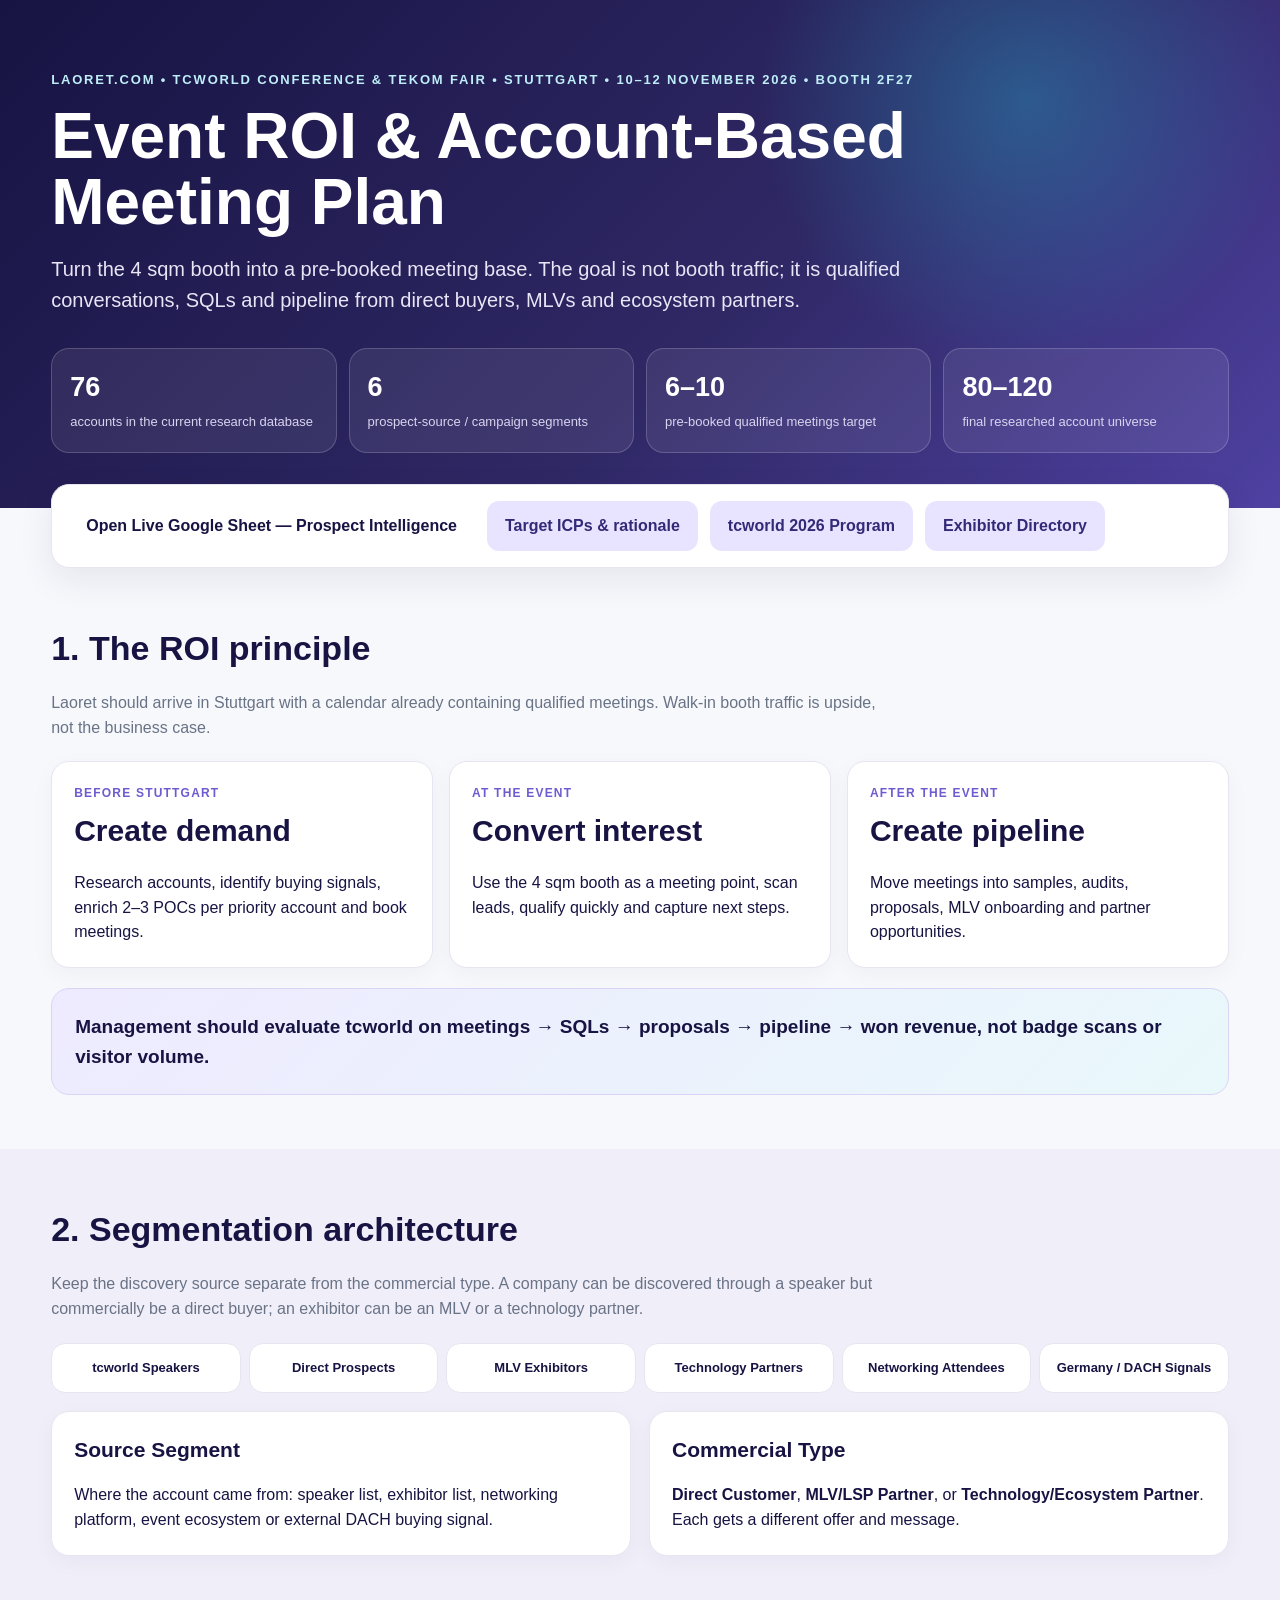
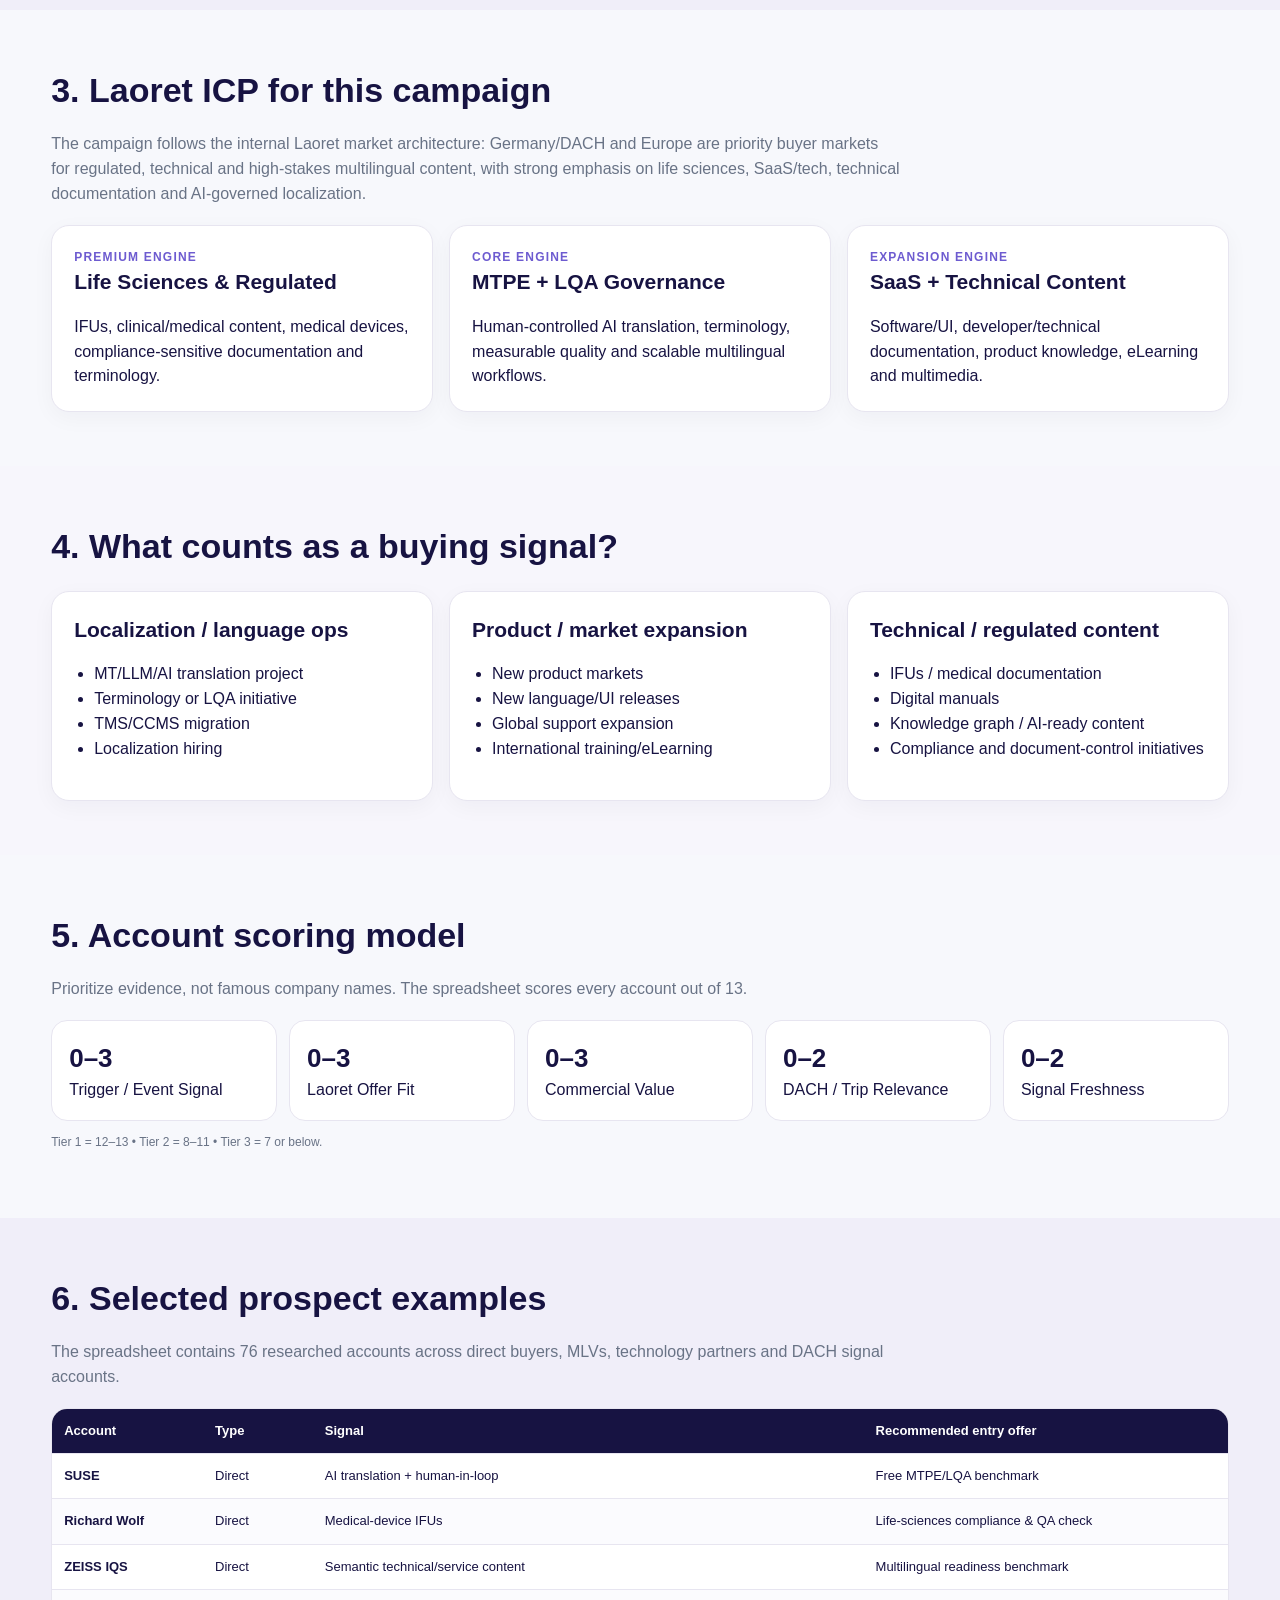
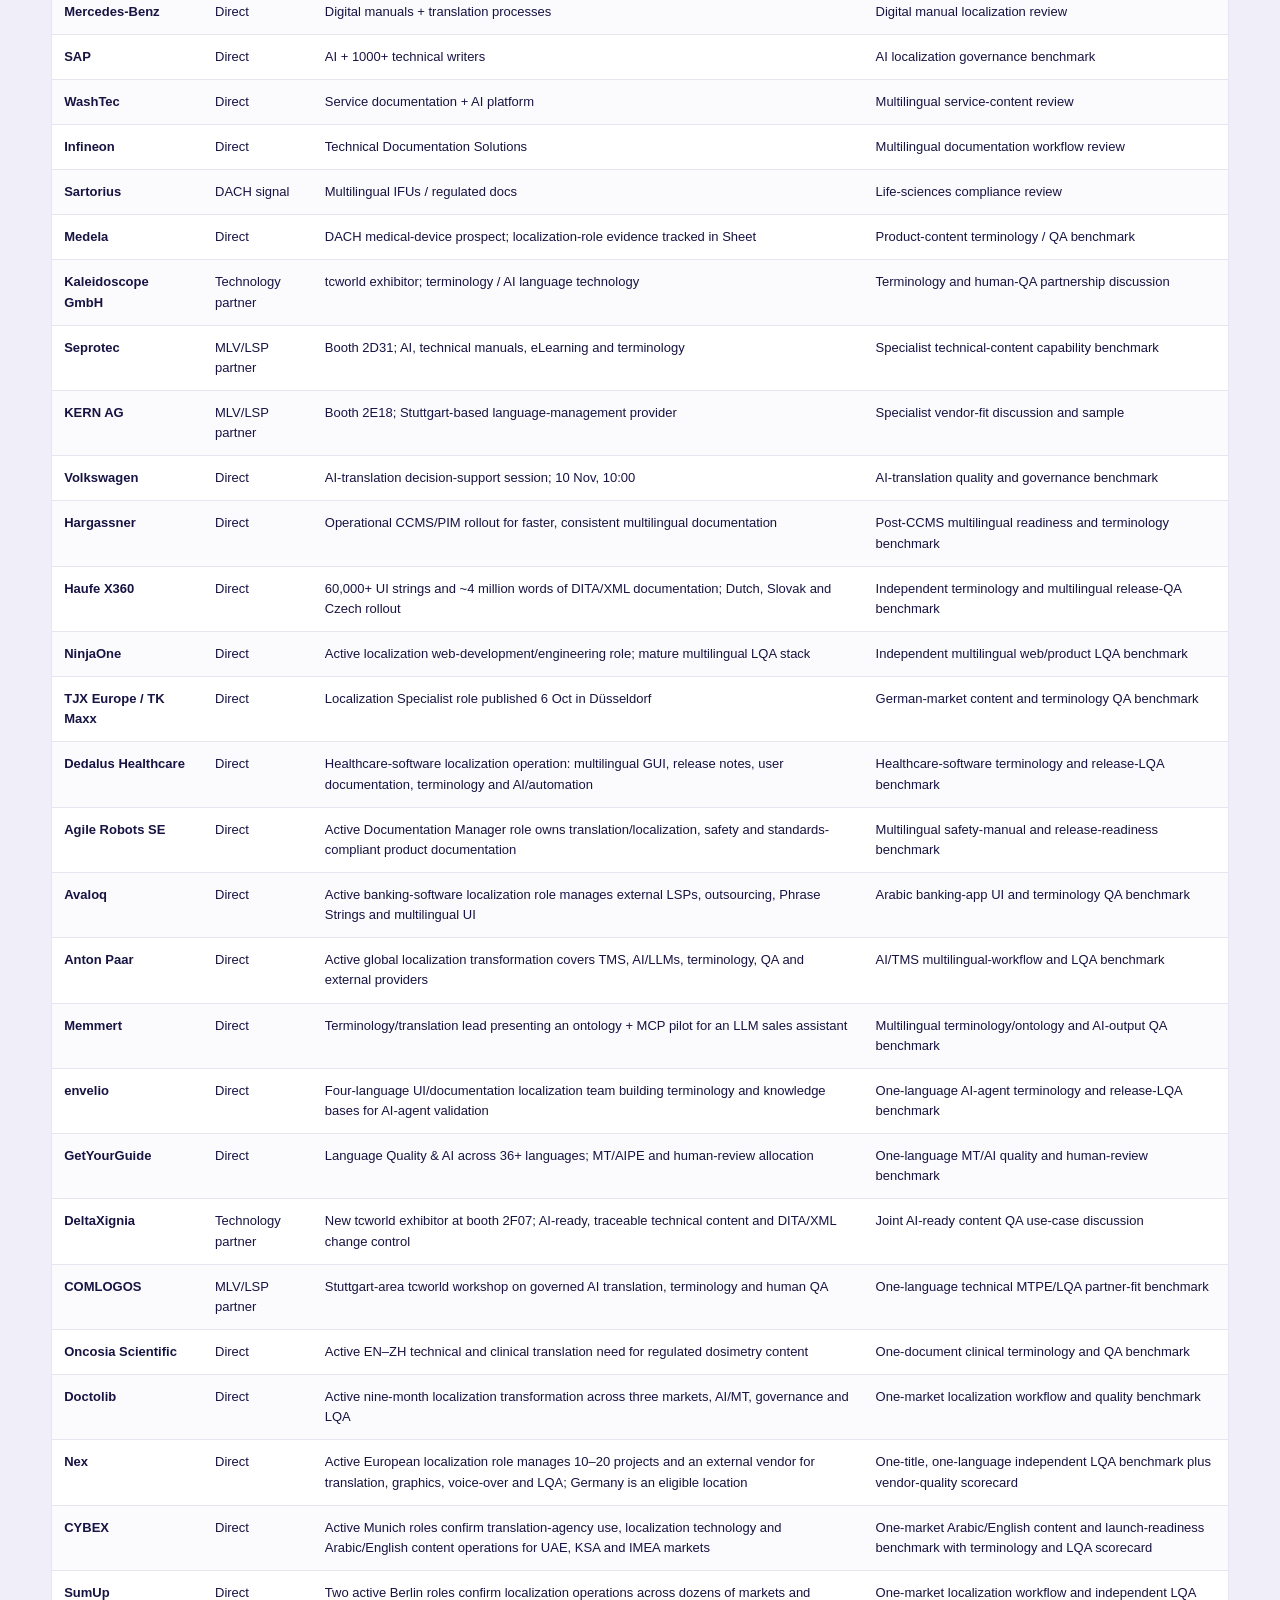
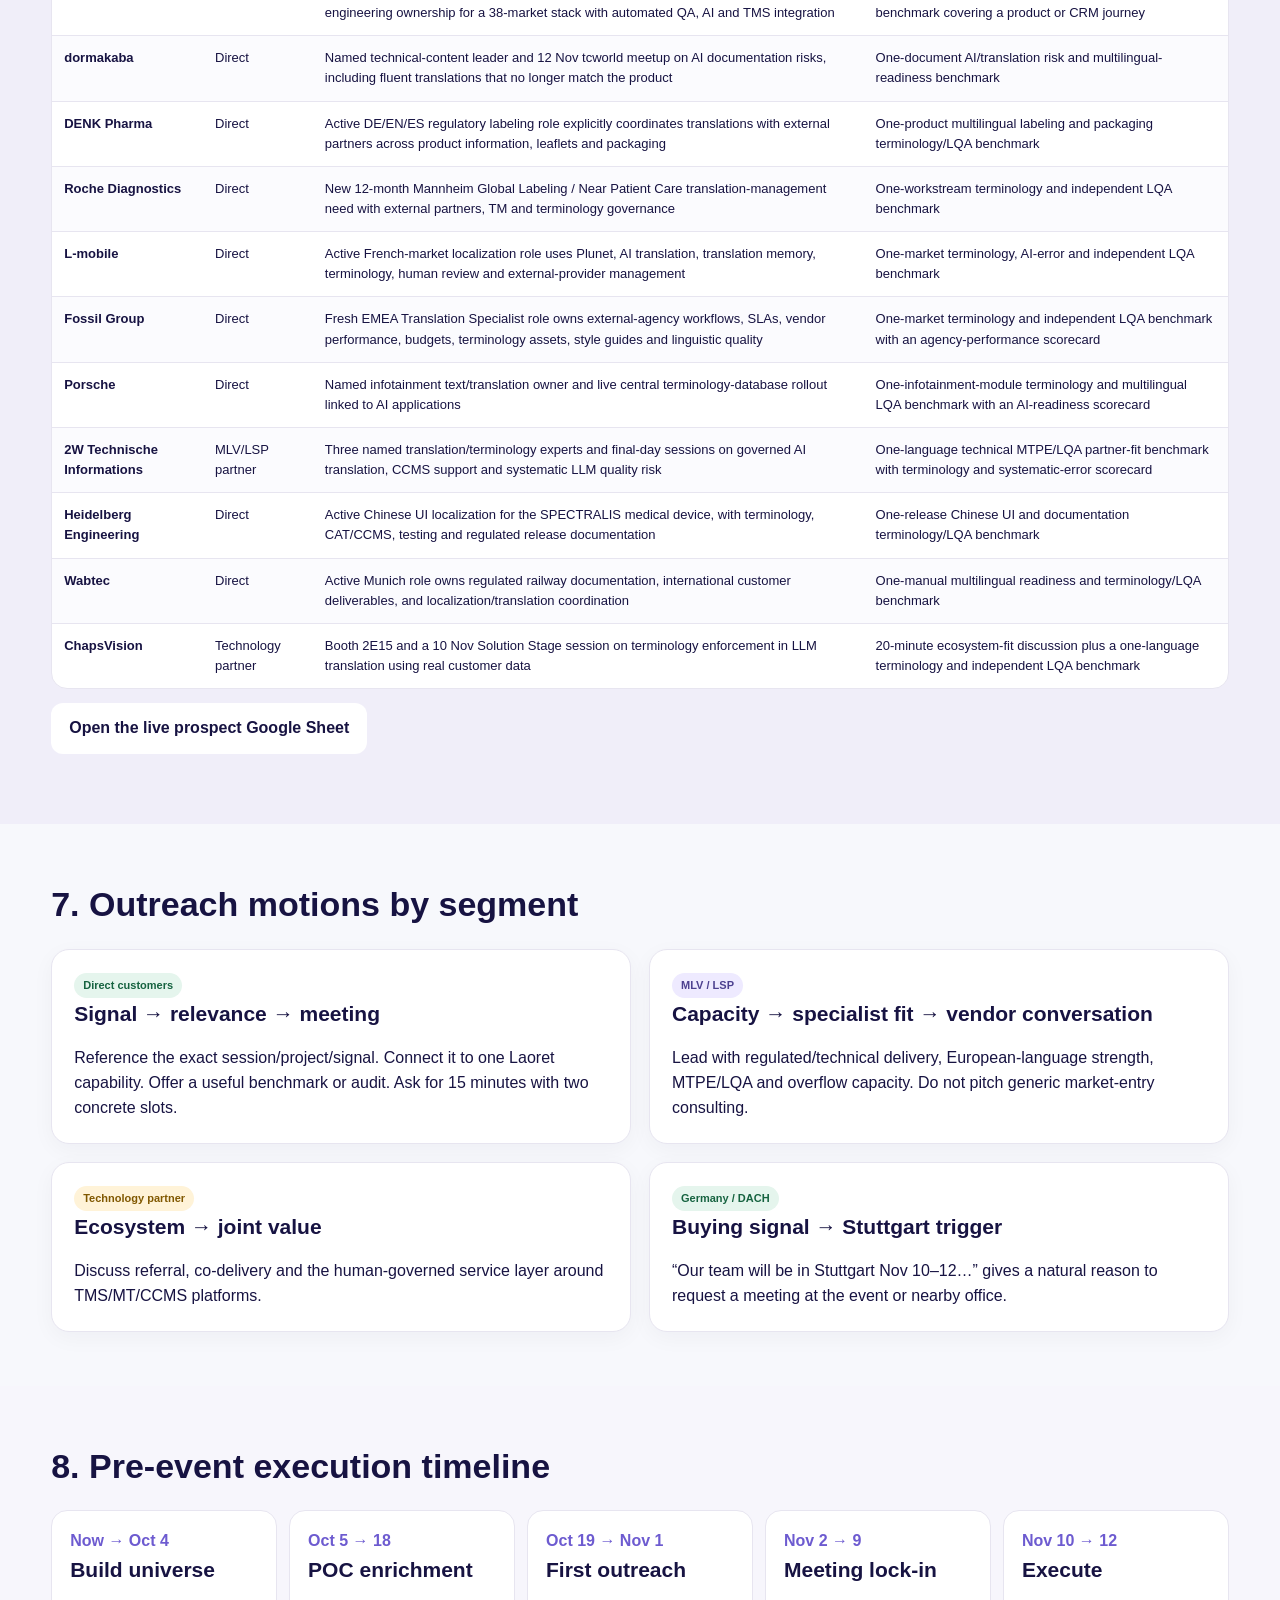
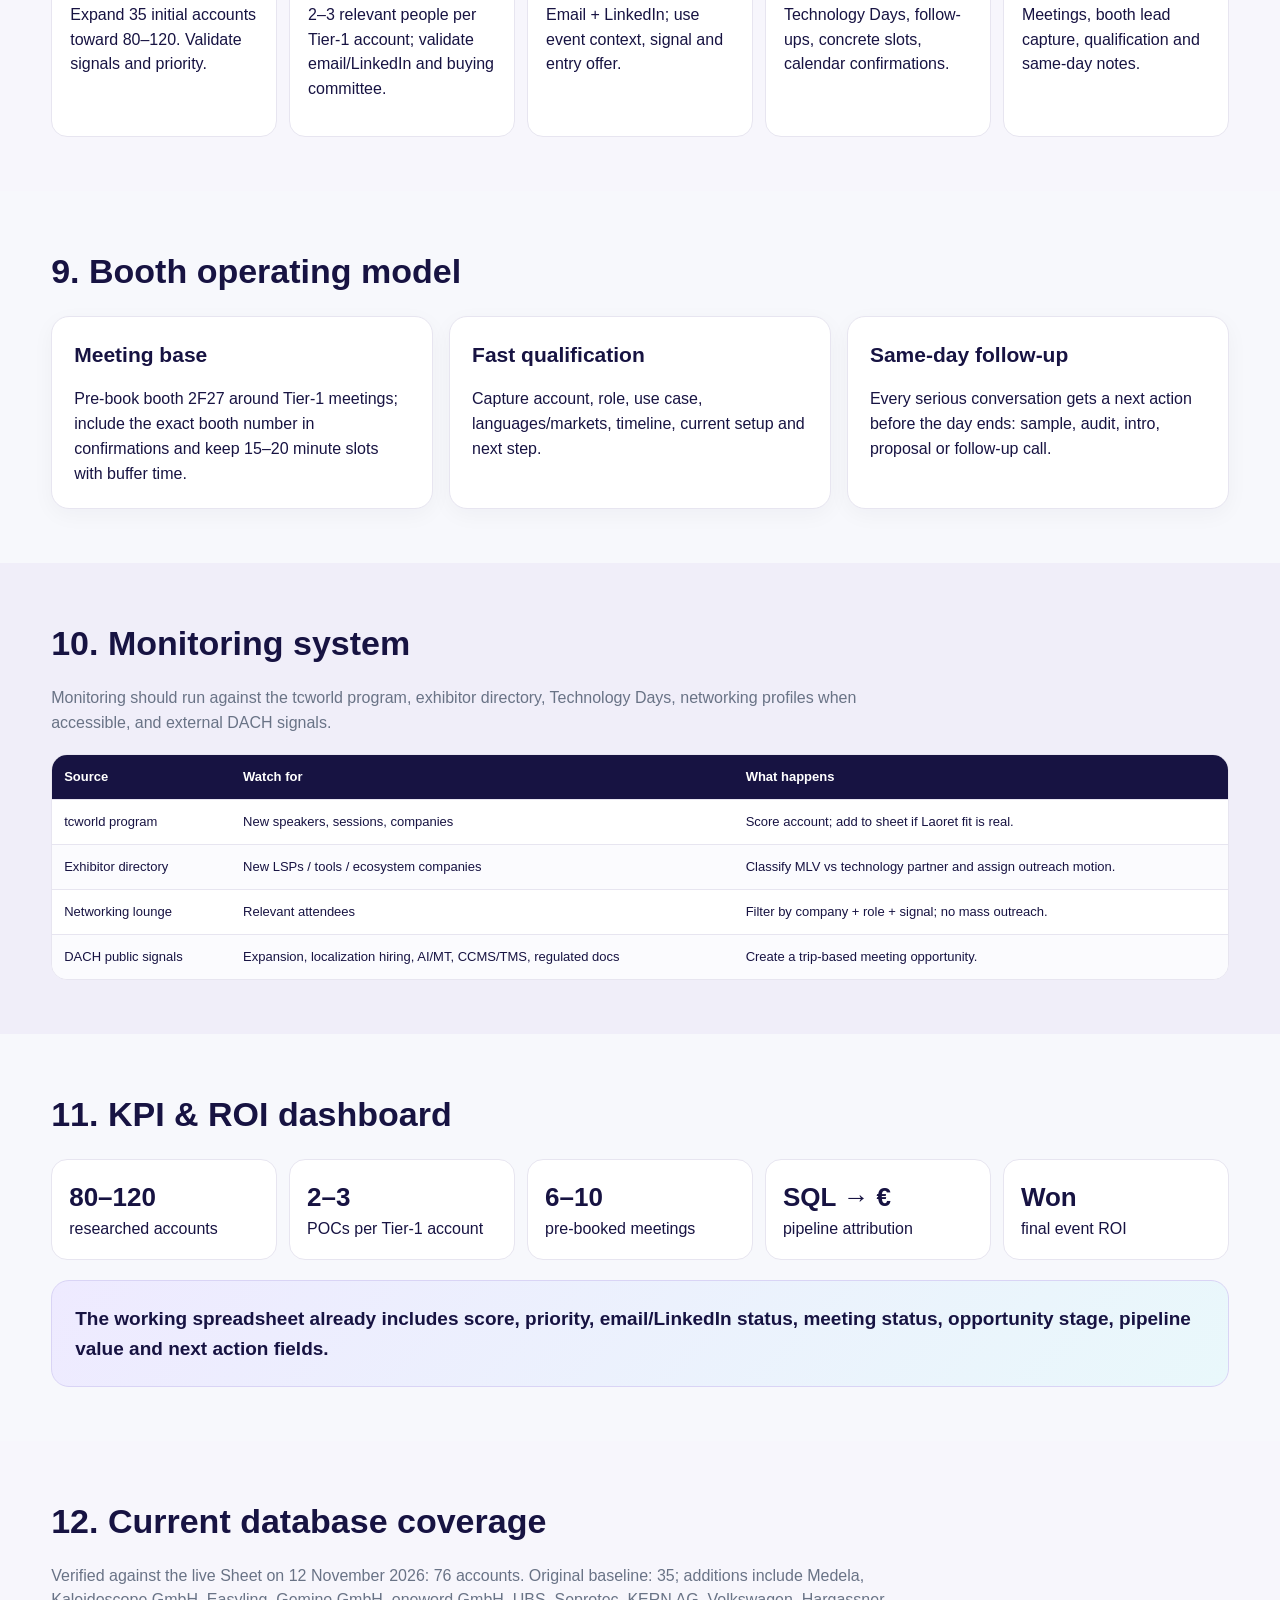
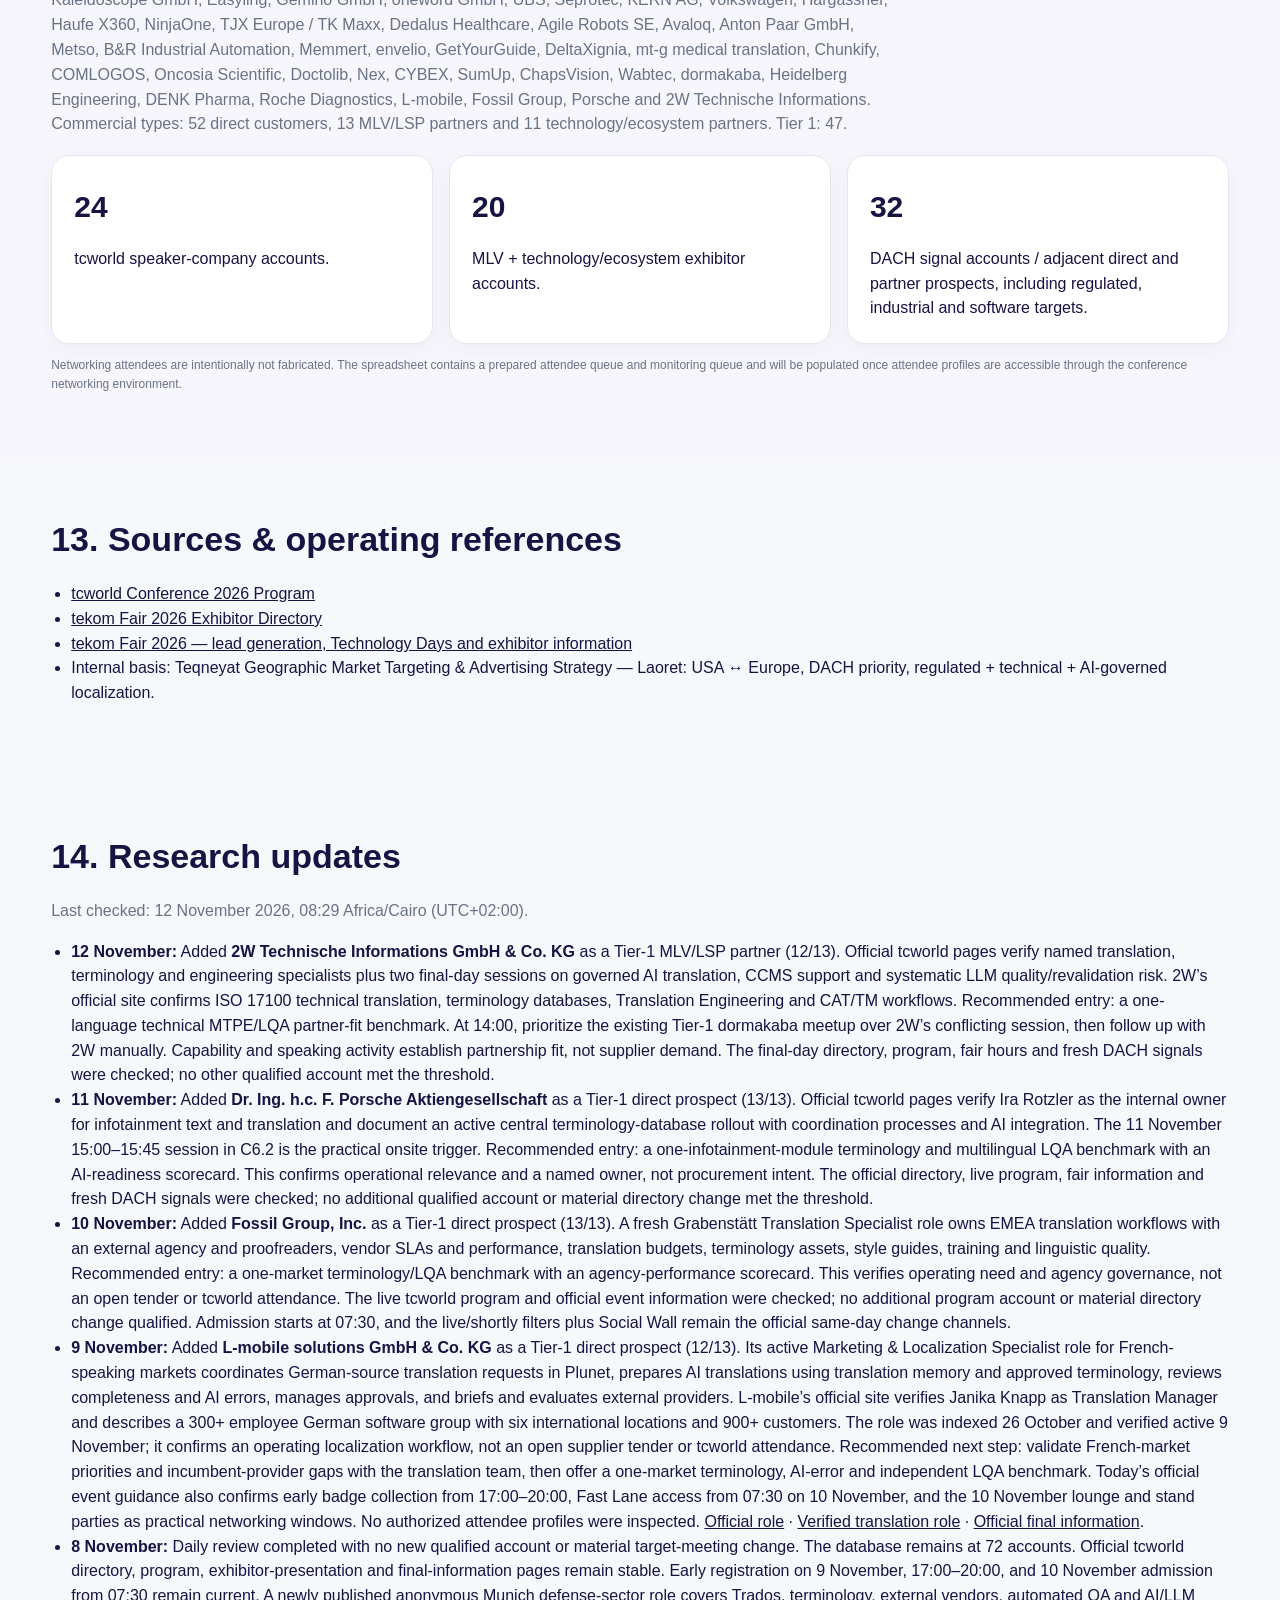
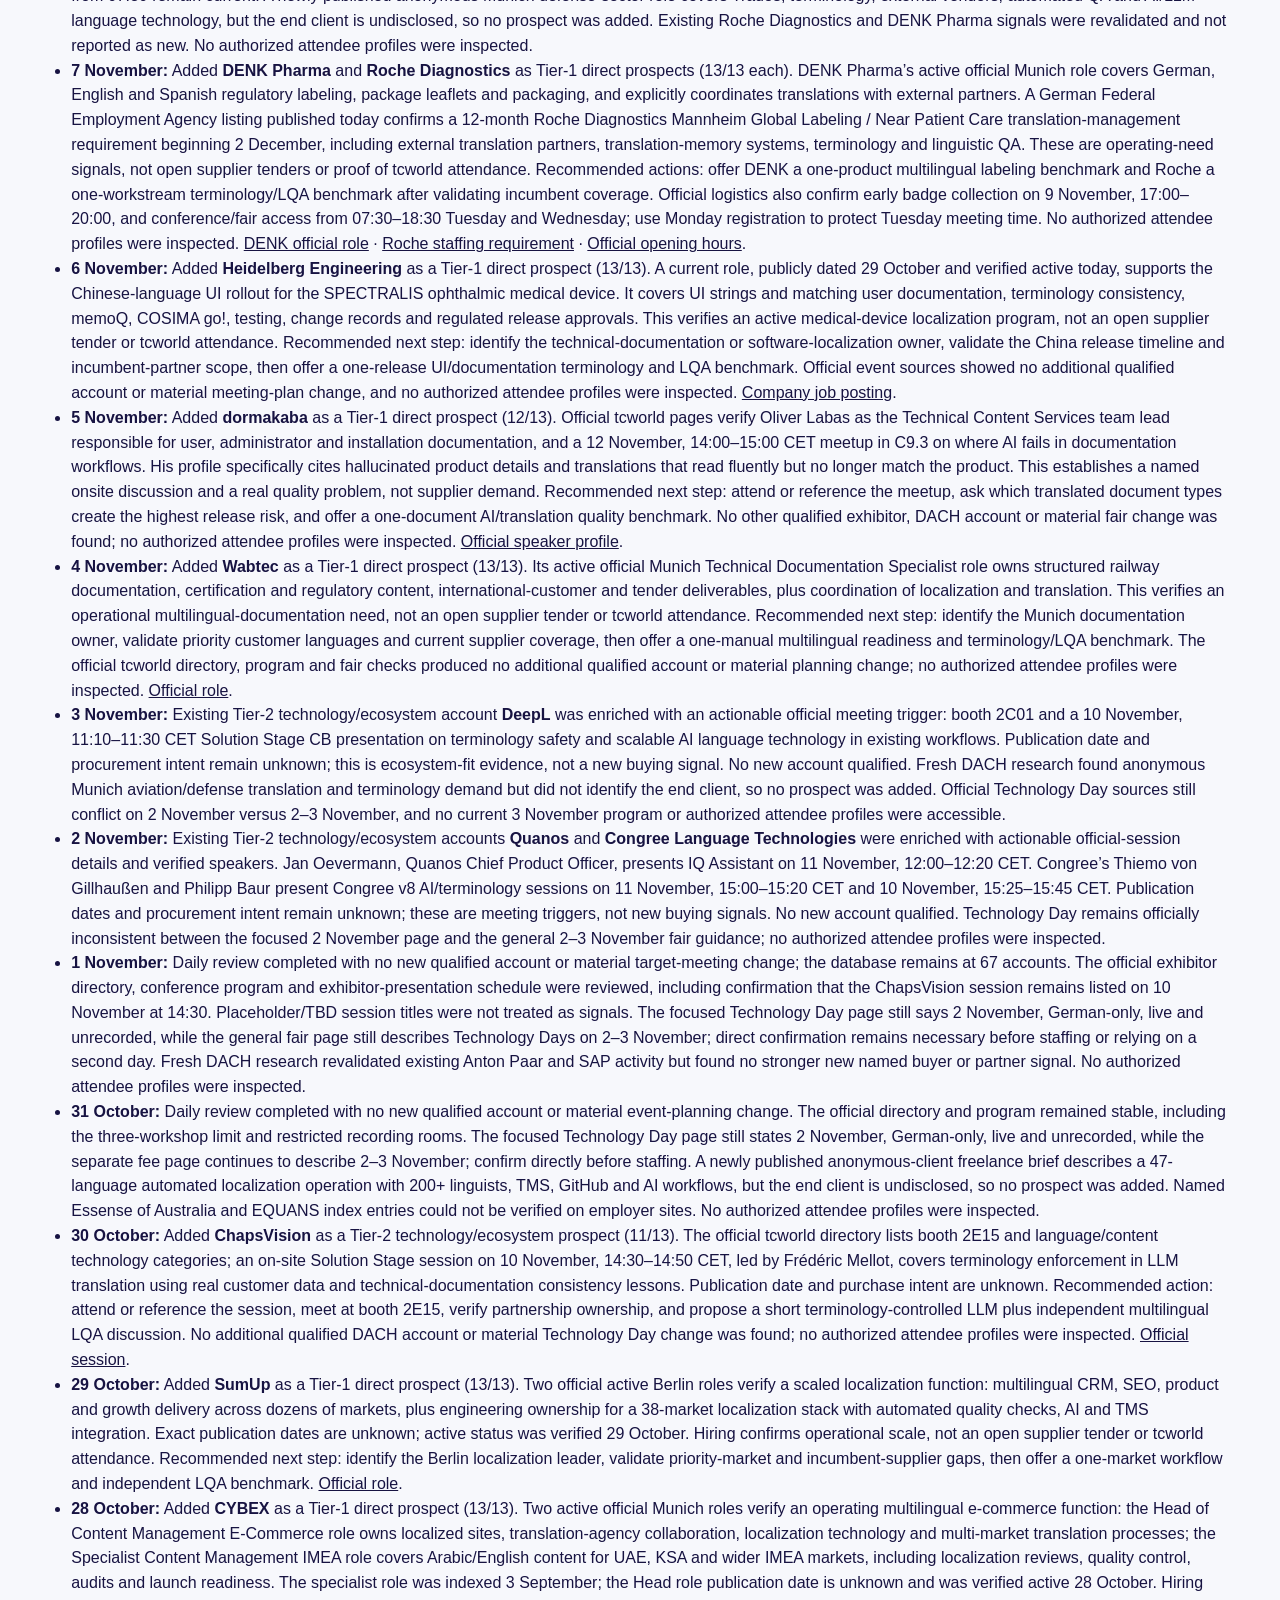
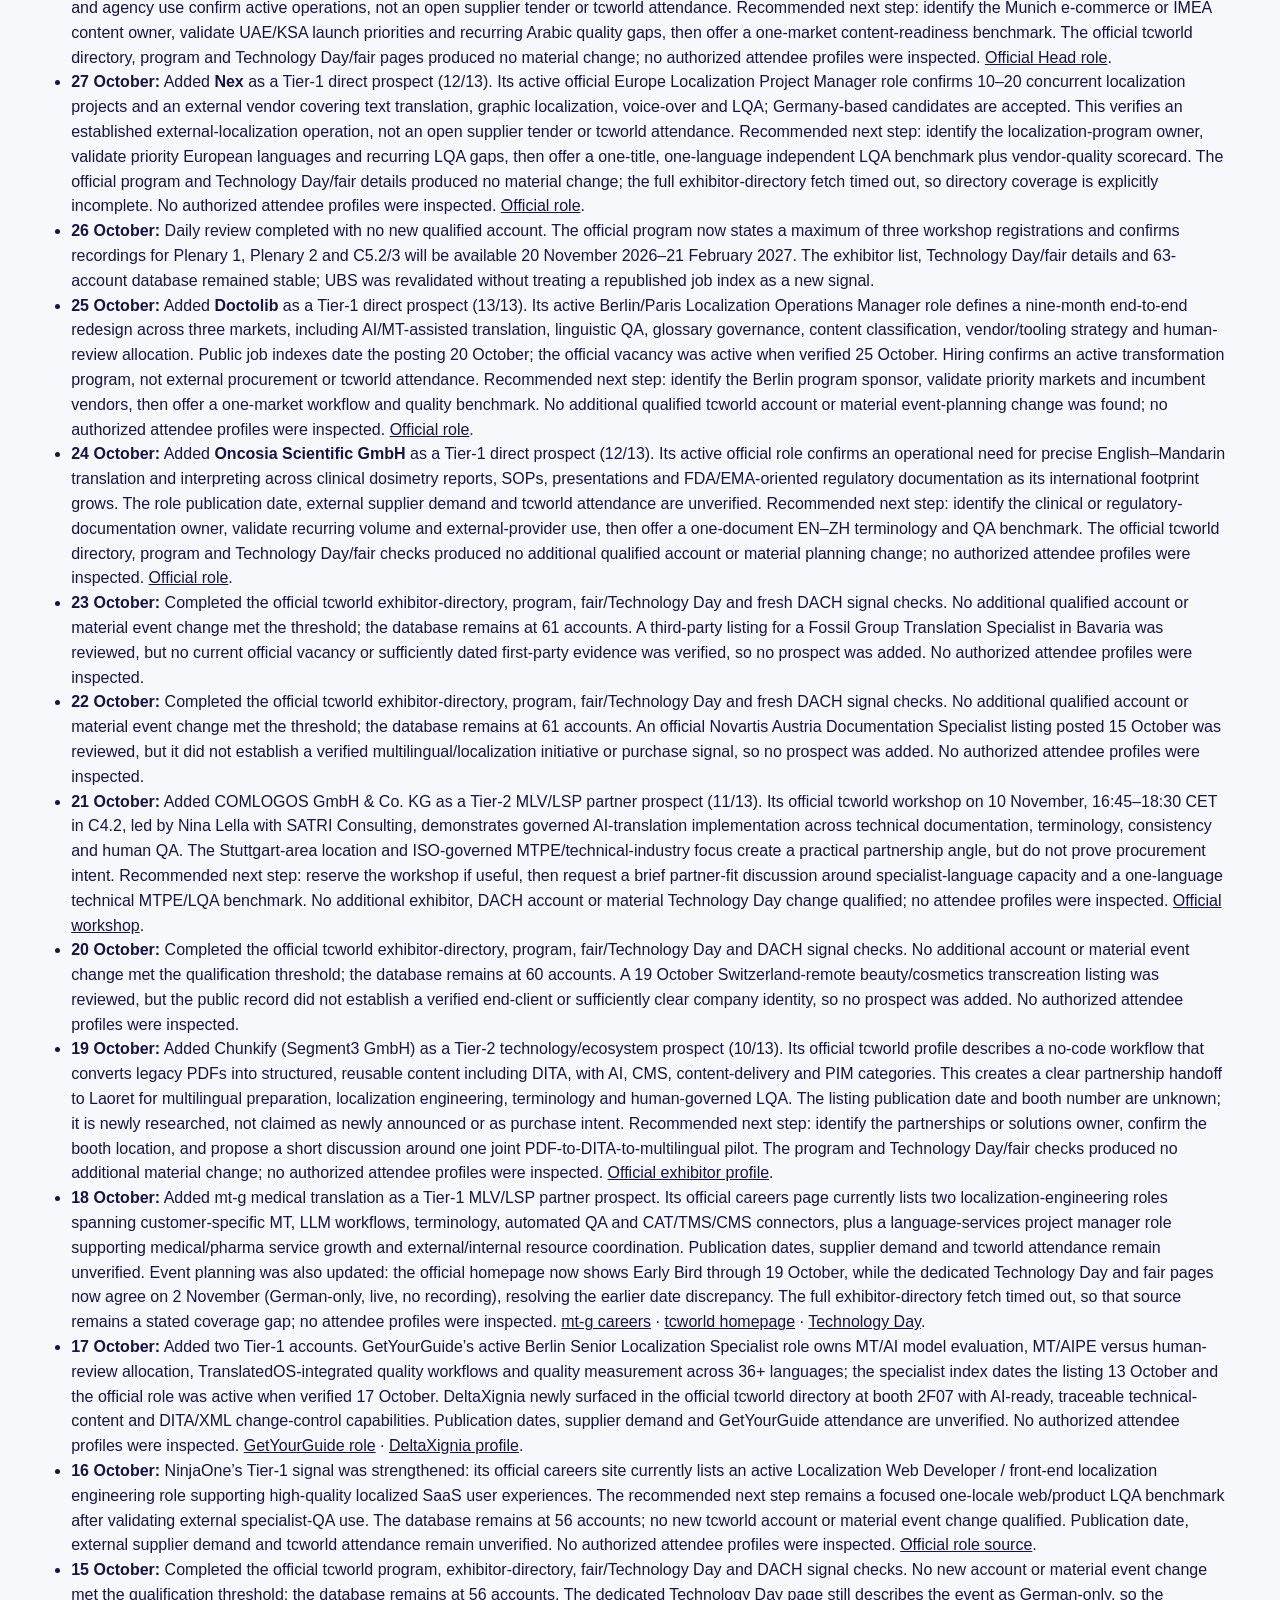
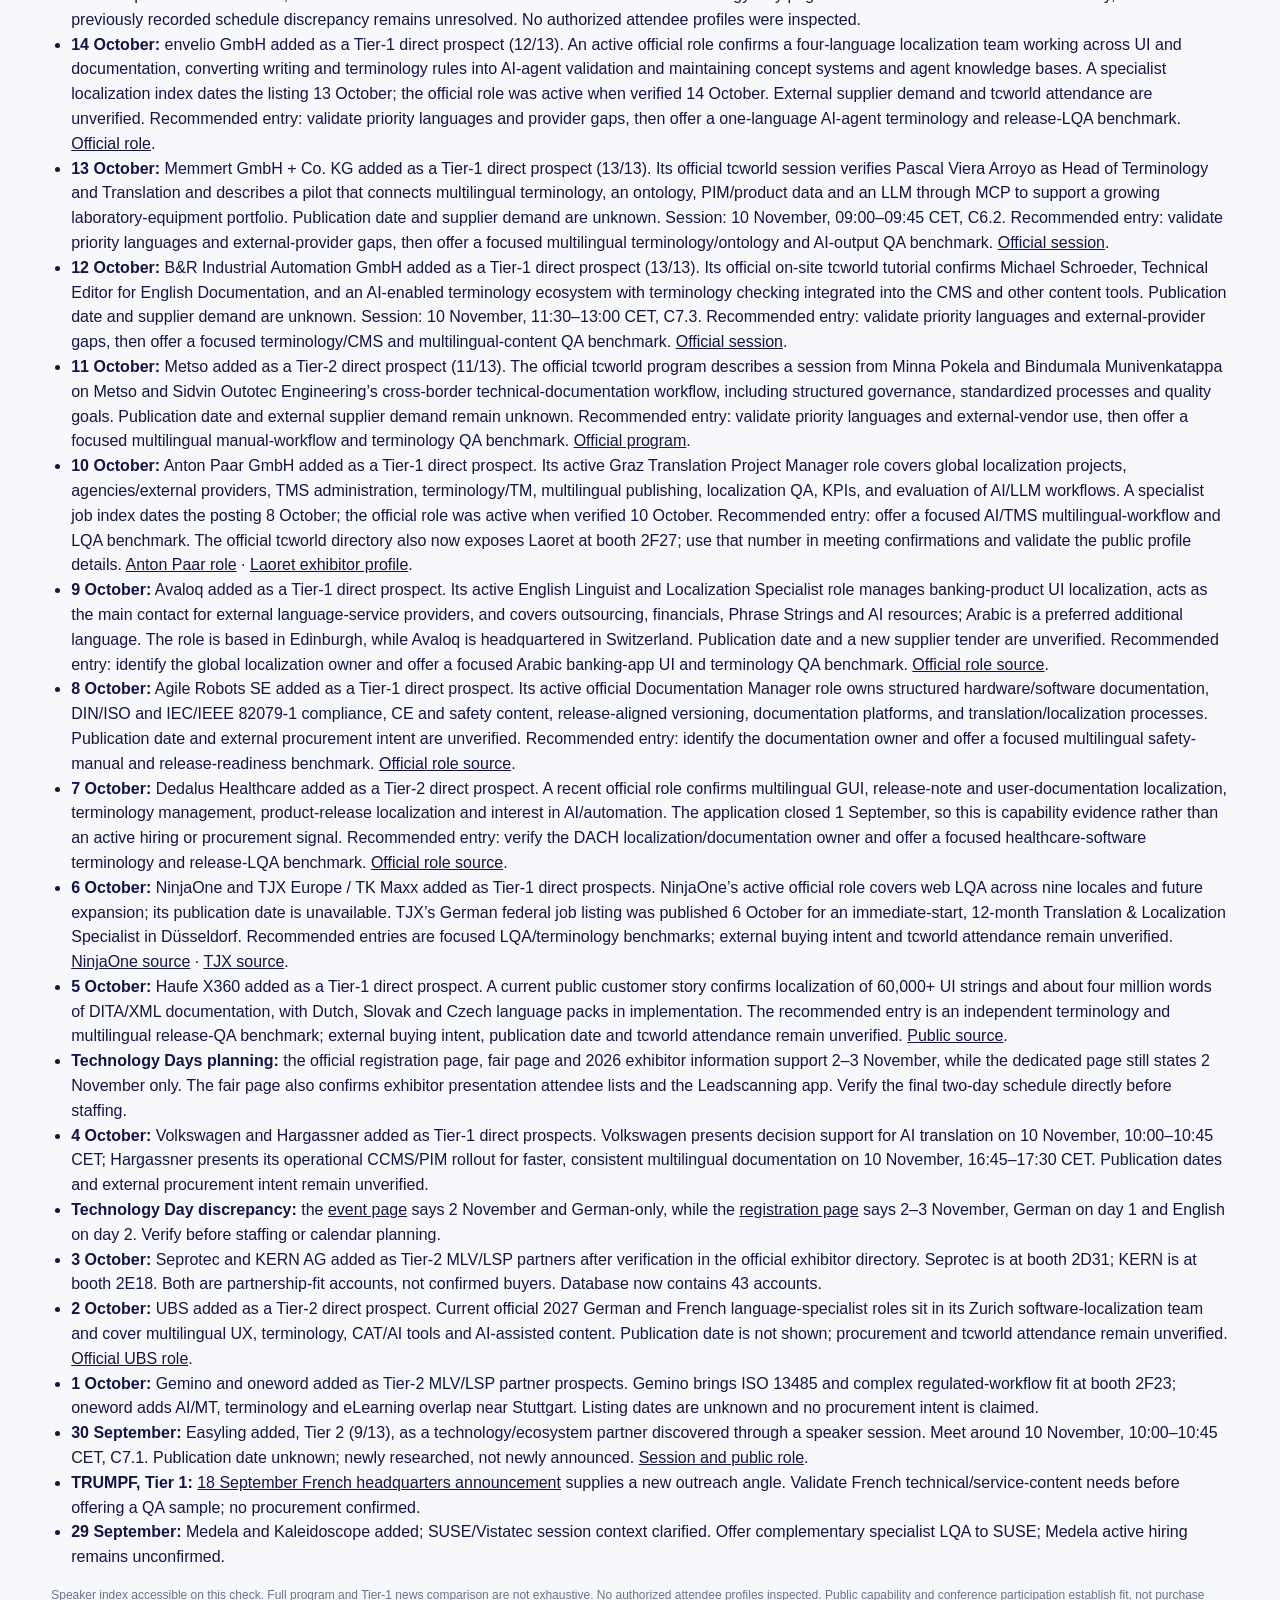
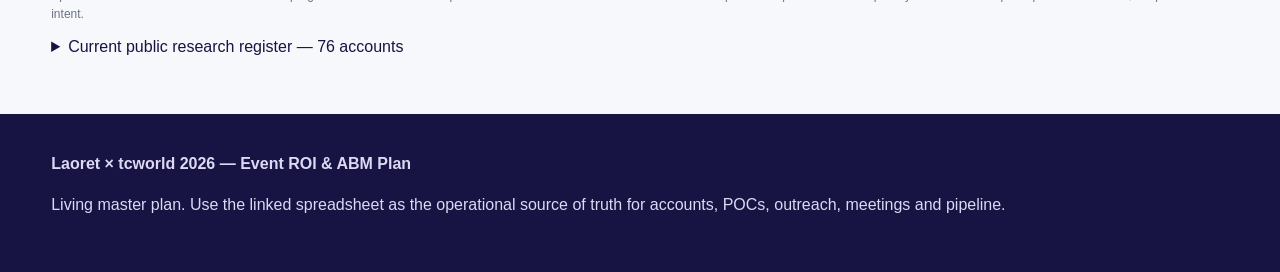
<file: index.html>
<!doctype html><html lang="en"><head><meta charset="utf-8"><meta name="viewport" content="width=device-width,initial-scale=1"><title>Laoret × tcworld 2026 — Event ROI & ABM Plan</title><style>
:root{--ink:#171342;--violet:#6d5bd0;--cyan:#24a7c7;--soft:#f5f4fb;--muted:#697386;--line:#e7e5f0;--green:#167451;--amber:#9b6b00}*{box-sizing:border-box}body{margin:0;background:#f7f8fc;color:var(--ink);font-family:Inter,Segoe UI,Arial,sans-serif;line-height:1.55}a{color:inherit}.wrap{width:min(1180px,92vw);margin:auto}.hero{padding:70px 0 55px;color:white;background:radial-gradient(circle at 80% 20%,rgba(36,167,199,.38),transparent 24%),linear-gradient(135deg,#171342,#2f2865 58%,#4e41a2)}.eyebrow{font-size:13px;text-transform:uppercase;letter-spacing:.14em;font-weight:800;color:#bfeef8}h1{font-size:clamp(38px,5vw,66px);line-height:1.03;margin:14px 0 18px;max-width:930px}.lead{font-size:20px;color:#e8e5f6;max-width:900px}.hero-grid{display:grid;grid-template-columns:repeat(4,1fr);gap:12px;margin-top:32px}.hero-card{padding:18px;border:1px solid rgba(255,255,255,.18);border-radius:18px;background:rgba(255,255,255,.08)}.hero-card b{display:block;font-size:27px}.hero-card span{font-size:13px;color:#d8d3ef}.btn{display:inline-flex;align-items:center;gap:8px;text-decoration:none;padding:13px 18px;border-radius:12px;font-weight:800}.btn.primary{background:white;color:var(--ink)}.btn.secondary{background:#e8e4ff;color:#332a77}.actionbar{margin-top:-24px;position:relative;display:flex;gap:12px;flex-wrap:wrap;background:white;border:1px solid var(--line);padding:16px;border-radius:18px;box-shadow:0 12px 35px rgba(25,20,62,.08)}section{padding:54px 0}h2{font-size:34px;margin:0 0 10px}h3{font-size:21px;margin:0 0 8px}.sub{color:var(--muted);max-width:850px}.grid2{display:grid;grid-template-columns:repeat(2,1fr);gap:18px}.grid3{display:grid;grid-template-columns:repeat(3,1fr);gap:16px}.card{background:white;border:1px solid var(--line);border-radius:18px;padding:22px;box-shadow:0 6px 22px rgba(25,20,62,.04)}.card p:last-child{margin-bottom:0}.k{font-size:12px;text-transform:uppercase;letter-spacing:.1em;color:var(--violet);font-weight:900}.big{font-size:30px;font-weight:900;margin:6px 0}.flow{display:grid;grid-template-columns:repeat(6,1fr);gap:8px;margin-top:22px}.flow div{background:white;border:1px solid var(--line);border-radius:14px;padding:14px;font-size:13px;font-weight:750;text-align:center}.callout{background:linear-gradient(135deg,#eeeaff,#e9f8fb);border:1px solid #d9d4f5;border-radius:18px;padding:23px;font-size:19px;font-weight:750}table{width:100%;border-collapse:separate;border-spacing:0;background:white;border:1px solid var(--line);border-radius:16px;overflow:hidden}th{background:var(--ink);color:white;padding:12px;text-align:left;font-size:13px}td{padding:12px;border-top:1px solid var(--line);vertical-align:top;font-size:13px}tr:nth-child(even) td{background:#fbfbfe}.tag{display:inline-block;padding:4px 9px;border-radius:99px;background:#eeeaff;color:#4d4190;font-size:11px;font-weight:800}.tag.green{background:#e5f5ed;color:#166340}.tag.amber{background:#fff3d8;color:#805800}.timeline{display:grid;grid-template-columns:repeat(5,1fr);gap:12px}.phase{background:white;border:1px solid var(--line);border-radius:16px;padding:18px}.phase b{color:var(--violet)}.metricrow{display:grid;grid-template-columns:repeat(5,1fr);gap:12px}.metric{background:white;border:1px solid var(--line);border-radius:16px;padding:17px}.metric strong{font-size:26px;display:block}ul{padding-left:20px}.small{font-size:12px;color:var(--muted)}footer{background:#171342;color:#ddd8f4;padding:38px 0}@media(max-width:900px){.hero-grid,.grid3,.flow,.timeline,.metricrow{grid-template-columns:1fr 1fr}.grid2{grid-template-columns:1fr}}@media(max-width:600px){.hero-grid,.grid3,.flow,.timeline,.metricrow{grid-template-columns:1fr}}
</style></head><body><header class="hero"><div class="wrap"><div class="eyebrow">Laoret.com • tcworld Conference & tekom Fair • Stuttgart • 10–12 November 2026 • Booth 2F27</div><h1>Event ROI & Account-Based Meeting Plan</h1><div class="lead">Turn the 4 sqm booth into a pre-booked meeting base. The goal is not booth traffic; it is qualified conversations, SQLs and pipeline from direct buyers, MLVs and ecosystem partners.</div><div class="hero-grid"><div class="hero-card"><b>76</b><span>accounts in the current research database</span></div><div class="hero-card"><b>6</b><span>prospect-source / campaign segments</span></div><div class="hero-card"><b>6–10</b><span>pre-booked qualified meetings target</span></div><div class="hero-card"><b>80–120</b><span>final researched account universe</span></div></div></div></header>
<div class="wrap"><div class="actionbar"><a class="btn primary" href="https://docs.google.com/spreadsheets/d/1DwarzR2egtDBAzqPENy6TMqn-BktZne1BdY1qXiPjeQ/edit" target="_blank" rel="noopener">Open Live Google Sheet — Prospect Intelligence</a><a class="btn secondary" href="icp/">Target ICPs &amp; rationale</a><a class="btn secondary" href="https://tcworldconference.tekom.de/program">tcworld 2026 Program</a><a class="btn secondary" href="https://tcworldconference.tekom.de/fair/exhibitor-directory">Exhibitor Directory</a></div></div>
<section><div class="wrap"><h2>1. The ROI principle</h2><p class="sub">Laoret should arrive in Stuttgart with a calendar already containing qualified meetings. Walk-in booth traffic is upside, not the business case.</p><div class="grid3" style="margin-top:20px"><div class="card"><div class="k">Before Stuttgart</div><div class="big">Create demand</div><p>Research accounts, identify buying signals, enrich 2–3 POCs per priority account and book meetings.</p></div><div class="card"><div class="k">At the event</div><div class="big">Convert interest</div><p>Use the 4 sqm booth as a meeting point, scan leads, qualify quickly and capture next steps.</p></div><div class="card"><div class="k">After the event</div><div class="big">Create pipeline</div><p>Move meetings into samples, audits, proposals, MLV onboarding and partner opportunities.</p></div></div><div class="callout" style="margin-top:20px">Management should evaluate tcworld on meetings → SQLs → proposals → pipeline → won revenue, not badge scans or visitor volume.</div></div></section>
<section style="background:#f0eef9"><div class="wrap"><h2>2. Segmentation architecture</h2><p class="sub">Keep the discovery source separate from the commercial type. A company can be discovered through a speaker but commercially be a direct buyer; an exhibitor can be an MLV or a technology partner.</p><div class="flow"><div>tcworld Speakers</div><div>Direct Prospects</div><div>MLV Exhibitors</div><div>Technology Partners</div><div>Networking Attendees</div><div>Germany / DACH Signals</div></div><div class="grid2" style="margin-top:18px"><div class="card"><h3>Source Segment</h3><p>Where the account came from: speaker list, exhibitor list, networking platform, event ecosystem or external DACH buying signal.</p></div><div class="card"><h3>Commercial Type</h3><p><b>Direct Customer</b>, <b>MLV/LSP Partner</b>, or <b>Technology/Ecosystem Partner</b>. Each gets a different offer and message.</p></div></div></div></section>
<section><div class="wrap"><h2>3. Laoret ICP for this campaign</h2><p class="sub">The campaign follows the internal Laoret market architecture: Germany/DACH and Europe are priority buyer markets for regulated, technical and high-stakes multilingual content, with strong emphasis on life sciences, SaaS/tech, technical documentation and AI-governed localization.</p><div class="grid3" style="margin-top:18px"><div class="card"><div class="k">Premium engine</div><h3>Life Sciences & Regulated</h3><p>IFUs, clinical/medical content, medical devices, compliance-sensitive documentation and terminology.</p></div><div class="card"><div class="k">Core engine</div><h3>MTPE + LQA Governance</h3><p>Human-controlled AI translation, terminology, measurable quality and scalable multilingual workflows.</p></div><div class="card"><div class="k">Expansion engine</div><h3>SaaS + Technical Content</h3><p>Software/UI, developer/technical documentation, product knowledge, eLearning and multimedia.</p></div></div></div></section>
<section style="background:#f7f6fc"><div class="wrap"><h2>4. What counts as a buying signal?</h2><div class="grid3" style="margin-top:18px"><div class="card"><h3>Localization / language ops</h3><ul><li>MT/LLM/AI translation project</li><li>Terminology or LQA initiative</li><li>TMS/CCMS migration</li><li>Localization hiring</li></ul></div><div class="card"><h3>Product / market expansion</h3><ul><li>New product markets</li><li>New language/UI releases</li><li>Global support expansion</li><li>International training/eLearning</li></ul></div><div class="card"><h3>Technical / regulated content</h3><ul><li>IFUs / medical documentation</li><li>Digital manuals</li><li>Knowledge graph / AI-ready content</li><li>Compliance and document-control initiatives</li></ul></div></div></div></section>
<section><div class="wrap"><h2>5. Account scoring model</h2><p class="sub">Prioritize evidence, not famous company names. The spreadsheet scores every account out of 13.</p><div class="metricrow" style="margin-top:18px"><div class="metric"><strong>0–3</strong><span>Trigger / Event Signal</span></div><div class="metric"><strong>0–3</strong><span>Laoret Offer Fit</span></div><div class="metric"><strong>0–3</strong><span>Commercial Value</span></div><div class="metric"><strong>0–2</strong><span>DACH / Trip Relevance</span></div><div class="metric"><strong>0–2</strong><span>Signal Freshness</span></div></div><p class="small">Tier 1 = 12–13 • Tier 2 = 8–11 • Tier 3 = 7 or below.</p></div></section>
<section style="background:#f0eef9"><div class="wrap"><h2>6. Selected prospect examples</h2><p class="sub">The spreadsheet contains 76 researched accounts across direct buyers, MLVs, technology partners and DACH signal accounts.</p><table style="margin-top:18px"><thead><tr><th>Account</th><th>Type</th><th>Signal</th><th>Recommended entry offer</th></tr></thead><tbody><tr><td><b>SUSE</b></td><td>Direct</td><td>AI translation + human-in-loop</td><td>Free MTPE/LQA benchmark</td></tr><tr><td><b>Richard Wolf</b></td><td>Direct</td><td>Medical-device IFUs</td><td>Life-sciences compliance & QA check</td></tr><tr><td><b>ZEISS IQS</b></td><td>Direct</td><td>Semantic technical/service content</td><td>Multilingual readiness benchmark</td></tr><tr><td><b>Mercedes-Benz</b></td><td>Direct</td><td>Digital manuals + translation processes</td><td>Digital manual localization review</td></tr><tr><td><b>SAP</b></td><td>Direct</td><td>AI + 1000+ technical writers</td><td>AI localization governance benchmark</td></tr><tr><td><b>WashTec</b></td><td>Direct</td><td>Service documentation + AI platform</td><td>Multilingual service-content review</td></tr><tr><td><b>Infineon</b></td><td>Direct</td><td>Technical Documentation Solutions</td><td>Multilingual documentation workflow review</td></tr><tr><td><b>Sartorius</b></td><td>DACH signal</td><td>Multilingual IFUs / regulated docs</td><td>Life-sciences compliance review</td></tr><tr><td><b>Medela</b></td><td>Direct</td><td>DACH medical-device prospect; localization-role evidence tracked in Sheet</td><td>Product-content terminology / QA benchmark</td></tr><tr><td><b>Kaleidoscope GmbH</b></td><td>Technology partner</td><td>tcworld exhibitor; terminology / AI language technology</td><td>Terminology and human-QA partnership discussion</td></tr><tr><td><b>Seprotec</b></td><td>MLV/LSP partner</td><td>Booth 2D31; AI, technical manuals, eLearning and terminology</td><td>Specialist technical-content capability benchmark</td></tr><tr><td><b>KERN AG</b></td><td>MLV/LSP partner</td><td>Booth 2E18; Stuttgart-based language-management provider</td><td>Specialist vendor-fit discussion and sample</td></tr><tr><td><b>Volkswagen</b></td><td>Direct</td><td>AI-translation decision-support session; 10 Nov, 10:00</td><td>AI-translation quality and governance benchmark</td></tr><tr><td><b>Hargassner</b></td><td>Direct</td><td>Operational CCMS/PIM rollout for faster, consistent multilingual documentation</td><td>Post-CCMS multilingual readiness and terminology benchmark</td></tr><tr><td><b>Haufe X360</b></td><td>Direct</td><td>60,000+ UI strings and ~4 million words of DITA/XML documentation; Dutch, Slovak and Czech rollout</td><td>Independent terminology and multilingual release-QA benchmark</td></tr><tr><td><b>NinjaOne</b></td><td>Direct</td><td>Active localization web-development/engineering role; mature multilingual LQA stack</td><td>Independent multilingual web/product LQA benchmark</td></tr><tr><td><b>TJX Europe / TK Maxx</b></td><td>Direct</td><td>Localization Specialist role published 6 Oct in Düsseldorf</td><td>German-market content and terminology QA benchmark</td></tr><tr><td><b>Dedalus Healthcare</b></td><td>Direct</td><td>Healthcare-software localization operation: multilingual GUI, release notes, user documentation, terminology and AI/automation</td><td>Healthcare-software terminology and release-LQA benchmark</td></tr><tr><td><b>Agile Robots SE</b></td><td>Direct</td><td>Active Documentation Manager role owns translation/localization, safety and standards-compliant product documentation</td><td>Multilingual safety-manual and release-readiness benchmark</td></tr><tr><td><b>Avaloq</b></td><td>Direct</td><td>Active banking-software localization role manages external LSPs, outsourcing, Phrase Strings and multilingual UI</td><td>Arabic banking-app UI and terminology QA benchmark</td></tr><tr><td><b>Anton Paar</b></td><td>Direct</td><td>Active global localization transformation covers TMS, AI/LLMs, terminology, QA and external providers</td><td>AI/TMS multilingual-workflow and LQA benchmark</td></tr><tr><td><b>Memmert</b></td><td>Direct</td><td>Terminology/translation lead presenting an ontology + MCP pilot for an LLM sales assistant</td><td>Multilingual terminology/ontology and AI-output QA benchmark</td></tr><tr><td><b>envelio</b></td><td>Direct</td><td>Four-language UI/documentation localization team building terminology and knowledge bases for AI-agent validation</td><td>One-language AI-agent terminology and release-LQA benchmark</td></tr><tr><td><b>GetYourGuide</b></td><td>Direct</td><td>Language Quality &amp; AI across 36+ languages; MT/AIPE and human-review allocation</td><td>One-language MT/AI quality and human-review benchmark</td></tr><tr><td><b>DeltaXignia</b></td><td>Technology partner</td><td>New tcworld exhibitor at booth 2F07; AI-ready, traceable technical content and DITA/XML change control</td><td>Joint AI-ready content QA use-case discussion</td></tr><tr><td><b>COMLOGOS</b></td><td>MLV/LSP partner</td><td>Stuttgart-area tcworld workshop on governed AI translation, terminology and human QA</td><td>One-language technical MTPE/LQA partner-fit benchmark</td></tr><tr><td><b>Oncosia Scientific</b></td><td>Direct</td><td>Active EN–ZH technical and clinical translation need for regulated dosimetry content</td><td>One-document clinical terminology and QA benchmark</td></tr><tr><td><b>Doctolib</b></td><td>Direct</td><td>Active nine-month localization transformation across three markets, AI/MT, governance and LQA</td><td>One-market localization workflow and quality benchmark</td></tr><tr><td><b>Nex</b></td><td>Direct</td><td>Active European localization role manages 10–20 projects and an external vendor for translation, graphics, voice-over and LQA; Germany is an eligible location</td><td>One-title, one-language independent LQA benchmark plus vendor-quality scorecard</td></tr><tr><td><b>CYBEX</b></td><td>Direct</td><td>Active Munich roles confirm translation-agency use, localization technology and Arabic/English content operations for UAE, KSA and IMEA markets</td><td>One-market Arabic/English content and launch-readiness benchmark with terminology and LQA scorecard</td></tr><tr><td><b>SumUp</b></td><td>Direct</td><td>Two active Berlin roles confirm localization operations across dozens of markets and engineering ownership for a 38-market stack with automated QA, AI and TMS integration</td><td>One-market localization workflow and independent LQA benchmark covering a product or CRM journey</td></tr><tr><td><b>dormakaba</b></td><td>Direct</td><td>Named technical-content leader and 12 Nov tcworld meetup on AI documentation risks, including fluent translations that no longer match the product</td><td>One-document AI/translation risk and multilingual-readiness benchmark</td></tr><tr><td><b>DENK Pharma</b></td><td>Direct</td><td>Active DE/EN/ES regulatory labeling role explicitly coordinates translations with external partners across product information, leaflets and packaging</td><td>One-product multilingual labeling and packaging terminology/LQA benchmark</td></tr><tr><td><b>Roche Diagnostics</b></td><td>Direct</td><td>New 12-month Mannheim Global Labeling / Near Patient Care translation-management need with external partners, TM and terminology governance</td><td>One-workstream terminology and independent LQA benchmark</td></tr><tr><td><b>L-mobile</b></td><td>Direct</td><td>Active French-market localization role uses Plunet, AI translation, translation memory, terminology, human review and external-provider management</td><td>One-market terminology, AI-error and independent LQA benchmark</td></tr><tr><td><b>Fossil Group</b></td><td>Direct</td><td>Fresh EMEA Translation Specialist role owns external-agency workflows, SLAs, vendor performance, budgets, terminology assets, style guides and linguistic quality</td><td>One-market terminology and independent LQA benchmark with an agency-performance scorecard</td></tr><tr><td><b>Porsche</b></td><td>Direct</td><td>Named infotainment text/translation owner and live central terminology-database rollout linked to AI applications</td><td>One-infotainment-module terminology and multilingual LQA benchmark with an AI-readiness scorecard</td></tr><tr><td><b>2W Technische Informations</b></td><td>MLV/LSP partner</td><td>Three named translation/terminology experts and final-day sessions on governed AI translation, CCMS support and systematic LLM quality risk</td><td>One-language technical MTPE/LQA partner-fit benchmark with terminology and systematic-error scorecard</td></tr><tr><td><b>Heidelberg Engineering</b></td><td>Direct</td><td>Active Chinese UI localization for the SPECTRALIS medical device, with terminology, CAT/CCMS, testing and regulated release documentation</td><td>One-release Chinese UI and documentation terminology/LQA benchmark</td></tr><tr><td><b>Wabtec</b></td><td>Direct</td><td>Active Munich role owns regulated railway documentation, international customer deliverables, and localization/translation coordination</td><td>One-manual multilingual readiness and terminology/LQA benchmark</td></tr><tr><td><b>ChapsVision</b></td><td>Technology partner</td><td>Booth 2E15 and a 10 Nov Solution Stage session on terminology enforcement in LLM translation using real customer data</td><td>20-minute ecosystem-fit discussion plus a one-language terminology and independent LQA benchmark</td></tr></tbody></table><p style="margin-top:14px"><a class="btn primary" href="https://docs.google.com/spreadsheets/d/1DwarzR2egtDBAzqPENy6TMqn-BktZne1BdY1qXiPjeQ/edit" target="_blank" rel="noopener">Open the live prospect Google Sheet</a></p></div></section>
<section><div class="wrap"><h2>7. Outreach motions by segment</h2><div class="grid2" style="margin-top:18px"><div class="card"><span class="tag green">Direct customers</span><h3>Signal → relevance → meeting</h3><p>Reference the exact session/project/signal. Connect it to one Laoret capability. Offer a useful benchmark or audit. Ask for 15 minutes with two concrete slots.</p></div><div class="card"><span class="tag">MLV / LSP</span><h3>Capacity → specialist fit → vendor conversation</h3><p>Lead with regulated/technical delivery, European-language strength, MTPE/LQA and overflow capacity. Do not pitch generic market-entry consulting.</p></div><div class="card"><span class="tag amber">Technology partner</span><h3>Ecosystem → joint value</h3><p>Discuss referral, co-delivery and the human-governed service layer around TMS/MT/CCMS platforms.</p></div><div class="card"><span class="tag green">Germany / DACH</span><h3>Buying signal → Stuttgart trigger</h3><p>“Our team will be in Stuttgart Nov 10–12…” gives a natural reason to request a meeting at the event or nearby office.</p></div></div></div></section>
<section style="background:#f7f6fc"><div class="wrap"><h2>8. Pre-event execution timeline</h2><div class="timeline" style="margin-top:18px"><div class="phase"><b>Now → Oct 4</b><h3>Build universe</h3><p>Expand 35 initial accounts toward 80–120. Validate signals and priority.</p></div><div class="phase"><b>Oct 5 → 18</b><h3>POC enrichment</h3><p>2–3 relevant people per Tier-1 account; validate email/LinkedIn and buying committee.</p></div><div class="phase"><b>Oct 19 → Nov 1</b><h3>First outreach</h3><p>Email + LinkedIn; use event context, signal and entry offer.</p></div><div class="phase"><b>Nov 2 → 9</b><h3>Meeting lock-in</h3><p>Technology Days, follow-ups, concrete slots, calendar confirmations.</p></div><div class="phase"><b>Nov 10 → 12</b><h3>Execute</h3><p>Meetings, booth lead capture, qualification and same-day notes.</p></div></div></div></section>
<section><div class="wrap"><h2>9. Booth operating model</h2><div class="grid3" style="margin-top:18px"><div class="card"><h3>Meeting base</h3><p>Pre-book booth 2F27 around Tier-1 meetings; include the exact booth number in confirmations and keep 15–20 minute slots with buffer time.</p></div><div class="card"><h3>Fast qualification</h3><p>Capture account, role, use case, languages/markets, timeline, current setup and next step.</p></div><div class="card"><h3>Same-day follow-up</h3><p>Every serious conversation gets a next action before the day ends: sample, audit, intro, proposal or follow-up call.</p></div></div></div></section>
<section style="background:#f0eef9"><div class="wrap"><h2>10. Monitoring system</h2><p class="sub">Monitoring should run against the tcworld program, exhibitor directory, Technology Days, networking profiles when accessible, and external DACH signals.</p><table style="margin-top:18px"><thead><tr><th>Source</th><th>Watch for</th><th>What happens</th></tr></thead><tbody><tr><td>tcworld program</td><td>New speakers, sessions, companies</td><td>Score account; add to sheet if Laoret fit is real.</td></tr><tr><td>Exhibitor directory</td><td>New LSPs / tools / ecosystem companies</td><td>Classify MLV vs technology partner and assign outreach motion.</td></tr><tr><td>Networking lounge</td><td>Relevant attendees</td><td>Filter by company + role + signal; no mass outreach.</td></tr><tr><td>DACH public signals</td><td>Expansion, localization hiring, AI/MT, CCMS/TMS, regulated docs</td><td>Create a trip-based meeting opportunity.</td></tr></tbody></table></div></section>
<section><div class="wrap"><h2>11. KPI & ROI dashboard</h2><div class="metricrow" style="margin-top:18px"><div class="metric"><strong>80–120</strong><span>researched accounts</span></div><div class="metric"><strong>2–3</strong><span>POCs per Tier-1 account</span></div><div class="metric"><strong>6–10</strong><span>pre-booked meetings</span></div><div class="metric"><strong>SQL → €</strong><span>pipeline attribution</span></div><div class="metric"><strong>Won</strong><span>final event ROI</span></div></div><div class="callout" style="margin-top:20px">The working spreadsheet already includes score, priority, email/LinkedIn status, meeting status, opportunity stage, pipeline value and next action fields.</div></div></section>
<section style="background:#f7f6fc"><div class="wrap"><h2>12. Current database coverage</h2><p class="sub">Verified against the live Sheet on 12 November 2026: 76 accounts. Original baseline: 35; additions include Medela, Kaleidoscope GmbH, Easyling, Gemino GmbH, oneword GmbH, UBS, Seprotec, KERN AG, Volkswagen, Hargassner, Haufe X360, NinjaOne, TJX Europe / TK Maxx, Dedalus Healthcare, Agile Robots SE, Avaloq, Anton Paar GmbH, Metso, B&amp;R Industrial Automation, Memmert, envelio, GetYourGuide, DeltaXignia, mt-g medical translation, Chunkify, COMLOGOS, Oncosia Scientific, Doctolib, Nex, CYBEX, SumUp, ChapsVision, Wabtec, dormakaba, Heidelberg Engineering, DENK Pharma, Roche Diagnostics, L-mobile, Fossil Group, Porsche and 2W Technische Informations. Commercial types: 52 direct customers, 13 MLV/LSP partners and 11 technology/ecosystem partners. Tier 1: 47.</p><div class="grid3" style="margin-top:18px"><div class="card"><div class="big">24</div><p>tcworld speaker-company accounts.</p></div><div class="card"><div class="big">20</div><p>MLV + technology/ecosystem exhibitor accounts.</p></div><div class="card"><div class="big">32</div><p>DACH signal accounts / adjacent direct and partner prospects, including regulated, industrial and software targets.</p></div></div><p class="small">Networking attendees are intentionally not fabricated. The spreadsheet contains a prepared attendee queue and monitoring queue and will be populated once attendee profiles are accessible through the conference networking environment.</p></div></section>
<section><div class="wrap"><h2>13. Sources & operating references</h2><ul><li><a href="https://tcworldconference.tekom.de/program">tcworld Conference 2026 Program</a></li><li><a href="https://tcworldconference.tekom.de/fair/exhibitor-directory">tekom Fair 2026 Exhibitor Directory</a></li><li><a href="https://tcworldconference.tekom.de/fair">tekom Fair 2026 — lead generation, Technology Days and exhibitor information</a></li><li>Internal basis: Teqneyat Geographic Market Targeting & Advertising Strategy — Laoret: USA ↔ Europe, DACH priority, regulated + technical + AI-governed localization.</li></ul></div></section>
<section id="research-updates"><div class="wrap"><h2>14. Research updates</h2><p class="sub">Last checked: 12 November 2026, 08:29 Africa/Cairo (UTC+02:00).</p><ul><li><b>12 November:</b> Added <b>2W Technische Informations GmbH &amp; Co. KG</b> as a Tier-1 MLV/LSP partner (12/13). Official tcworld pages verify named translation, terminology and engineering specialists plus two final-day sessions on governed AI translation, CCMS support and systematic LLM quality/revalidation risk. 2W’s official site confirms ISO 17100 technical translation, terminology databases, Translation Engineering and CAT/TM workflows. Recommended entry: a one-language technical MTPE/LQA partner-fit benchmark. At 14:00, prioritize the existing Tier-1 dormakaba meetup over 2W’s conflicting session, then follow up with 2W manually. Capability and speaking activity establish partnership fit, not supplier demand. The final-day directory, program, fair hours and fresh DACH signals were checked; no other qualified account met the threshold.</li><li><b>11 November:</b> Added <b>Dr. Ing. h.c. F. Porsche Aktiengesellschaft</b> as a Tier-1 direct prospect (13/13). Official tcworld pages verify Ira Rotzler as the internal owner for infotainment text and translation and document an active central terminology-database rollout with coordination processes and AI integration. The 11 November 15:00–15:45 session in C6.2 is the practical onsite trigger. Recommended entry: a one-infotainment-module terminology and multilingual LQA benchmark with an AI-readiness scorecard. This confirms operational relevance and a named owner, not procurement intent. The official directory, live program, fair information and fresh DACH signals were checked; no additional qualified account or material directory change met the threshold.</li><li><b>10 November:</b> Added <b>Fossil Group, Inc.</b> as a Tier-1 direct prospect (13/13). A fresh Grabenstätt Translation Specialist role owns EMEA translation workflows with an external agency and proofreaders, vendor SLAs and performance, translation budgets, terminology assets, style guides, training and linguistic quality. Recommended entry: a one-market terminology/LQA benchmark with an agency-performance scorecard. This verifies operating need and agency governance, not an open tender or tcworld attendance. The live tcworld program and official event information were checked; no additional program account or material directory change qualified. Admission starts at 07:30, and the live/shortly filters plus Social Wall remain the official same-day change channels.</li><li><b>9 November:</b> Added <b>L-mobile solutions GmbH &amp; Co. KG</b> as a Tier-1 direct prospect (12/13). Its active Marketing &amp; Localization Specialist role for French-speaking markets coordinates German-source translation requests in Plunet, prepares AI translations using translation memory and approved terminology, reviews completeness and AI errors, manages approvals, and briefs and evaluates external providers. L-mobile’s official site verifies Janika Knapp as Translation Manager and describes a 300+ employee German software group with six international locations and 900+ customers. The role was indexed 26 October and verified active 9 November; it confirms an operating localization workflow, not an open supplier tender or tcworld attendance. Recommended next step: validate French-market priorities and incumbent-provider gaps with the translation team, then offer a one-market terminology, AI-error and independent LQA benchmark. Today’s official event guidance also confirms early badge collection from 17:00–20:00, Fast Lane access from 07:30 on 10 November, and the 10 November lounge and stand parties as practical networking windows. No authorized attendee profiles were inspected. <a href="https://l-mobile.jobs.personio.de/job/2860542?language=de">Official role</a> · <a href="https://l-mobile.com/das-unternehmen/mitarbeiter/">Verified translation role</a> · <a href="https://tcworldconference.tekom.de/plan-your-visit/last-info">Official final information</a>.</li><li><b>8 November:</b> Daily review completed with no new qualified account or material target-meeting change. The database remains at 72 accounts. Official tcworld directory, program, exhibitor-presentation and final-information pages remain stable. Early registration on 9 November, 17:00–20:00, and 10 November admission from 07:30 remain current. A newly published anonymous Munich defense-sector role covers Trados, terminology, external vendors, automated QA and AI/LLM language technology, but the end client is undisclosed, so no prospect was added. Existing Roche Diagnostics and DENK Pharma signals were revalidated and not reported as new. No authorized attendee profiles were inspected.</li><li><b>7 November:</b> Added <b>DENK Pharma</b> and <b>Roche Diagnostics</b> as Tier-1 direct prospects (13/13 each). DENK Pharma’s active official Munich role covers German, English and Spanish regulatory labeling, package leaflets and packaging, and explicitly coordinates translations with external partners. A German Federal Employment Agency listing published today confirms a 12-month Roche Diagnostics Mannheim Global Labeling / Near Patient Care translation-management requirement beginning 2 December, including external translation partners, translation-memory systems, terminology and linguistic QA. These are operating-need signals, not open supplier tenders or proof of tcworld attendance. Recommended actions: offer DENK a one-product multilingual labeling benchmark and Roche a one-workstream terminology/LQA benchmark after validating incumbent coverage. Official logistics also confirm early badge collection on 9 November, 17:00–20:00, and conference/fair access from 07:30–18:30 Tuesday and Wednesday; use Monday registration to protect Tuesday meeting time. No authorized attendee profiles were inspected. <a href="https://denk-family.jobs.personio.com/job/2360005?language=de">DENK official role</a> · <a href="https://www.arbeitsagentur.de/jobsuche/jobdetail/11864-Q74BOEUBJ5OVMRXR-S">Roche staffing requirement</a> · <a href="https://tcworldconference.tekom.de/plan-your-visit/opening-hours">Official opening hours</a>.</li><li><b>6 November:</b> Added <b>Heidelberg Engineering</b> as a Tier-1 direct prospect (13/13). A current role, publicly dated 29 October and verified active today, supports the Chinese-language UI rollout for the SPECTRALIS ophthalmic medical device. It covers UI strings and matching user documentation, terminology consistency, memoQ, COSIMA go!, testing, change records and regulated release approvals. This verifies an active medical-device localization program, not an open supplier tender or tcworld attendance. Recommended next step: identify the technical-documentation or software-localization owner, validate the China release timeline and incumbent-partner scope, then offer a one-release UI/documentation terminology and LQA benchmark. Official event sources showed no additional qualified account or material meeting-plan change, and no authorized attendee profiles were inspected. <a href="https://de.linkedin.com/jobs/view/technischer-redakteur-m-w-d-chinese-ui-at-heidelberg-engineering-4484443485">Company job posting</a>.</li><li><b>5 November:</b> Added <b>dormakaba</b> as a Tier-1 direct prospect (12/13). Official tcworld pages verify Oliver Labas as the Technical Content Services team lead responsible for user, administrator and installation documentation, and a 12 November, 14:00–15:00 CET meetup in C9.3 on where AI fails in documentation workflows. His profile specifically cites hallucinated product details and translations that read fluently but no longer match the product. This establishes a named onsite discussion and a real quality problem, not supplier demand. Recommended next step: attend or reference the meetup, ask which translated document types create the highest release risk, and offer a one-document AI/translation quality benchmark. No other qualified exhibitor, DACH account or material fair change was found; no authorized attendee profiles were inspected. <a href="https://tcworldconference.tekom.de/tcworld-conference-program/speakers/speaker/labas-oliver">Official speaker profile</a>.</li><li><b>4 November:</b> Added <b>Wabtec</b> as a Tier-1 direct prospect (13/13). Its active official Munich Technical Documentation Specialist role owns structured railway documentation, certification and regulatory content, international-customer and tender deliverables, plus coordination of localization and translation. This verifies an operational multilingual-documentation need, not an open supplier tender or tcworld attendance. Recommended next step: identify the Munich documentation owner, validate priority customer languages and current supplier coverage, then offer a one-manual multilingual readiness and terminology/LQA benchmark. The official tcworld directory, program and fair checks produced no additional qualified account or material planning change; no authorized attendee profiles were inspected. <a href="https://careers.wabtec.com/pt/job/technical-documentation-specialist-in-munich-ba-germany-jid-3596">Official role</a>.</li><li><b>3 November:</b> Existing Tier-2 technology/ecosystem account <b>DeepL</b> was enriched with an actionable official meeting trigger: booth 2C01 and a 10 November, 11:10–11:30 CET Solution Stage CB presentation on terminology safety and scalable AI language technology in existing workflows. Publication date and procurement intent remain unknown; this is ecosystem-fit evidence, not a new buying signal. No new account qualified. Fresh DACH research found anonymous Munich aviation/defense translation and terminology demand but did not identify the end client, so no prospect was added. Official Technology Day sources still conflict on 2 November versus 2–3 November, and no current 3 November program or authorized attendee profiles were accessible.</li><li><b>2 November:</b> Existing Tier-2 technology/ecosystem accounts <b>Quanos</b> and <b>Congree Language Technologies</b> were enriched with actionable official-session details and verified speakers. Jan Oevermann, Quanos Chief Product Officer, presents IQ Assistant on 11 November, 12:00–12:20 CET. Congree’s Thiemo von Gillhaußen and Philipp Baur present Congree v8 AI/terminology sessions on 11 November, 15:00–15:20 CET and 10 November, 15:25–15:45 CET. Publication dates and procurement intent remain unknown; these are meeting triggers, not new buying signals. No new account qualified. Technology Day remains officially inconsistent between the focused 2 November page and the general 2–3 November fair guidance; no authorized attendee profiles were inspected.</li><li><b>1 November:</b> Daily review completed with no new qualified account or material target-meeting change; the database remains at 67 accounts. The official exhibitor directory, conference program and exhibitor-presentation schedule were reviewed, including confirmation that the ChapsVision session remains listed on 10 November at 14:30. Placeholder/TBD session titles were not treated as signals. The focused Technology Day page still says 2 November, German-only, live and unrecorded, while the general fair page still describes Technology Days on 2–3 November; direct confirmation remains necessary before staffing or relying on a second day. Fresh DACH research revalidated existing Anton Paar and SAP activity but found no stronger new named buyer or partner signal. No authorized attendee profiles were inspected.</li><li><b>31 October:</b> Daily review completed with no new qualified account or material event-planning change. The official directory and program remained stable, including the three-workshop limit and restricted recording rooms. The focused Technology Day page still states 2 November, German-only, live and unrecorded, while the separate fee page continues to describe 2–3 November; confirm directly before staffing. A newly published anonymous-client freelance brief describes a 47-language automated localization operation with 200+ linguists, TMS, GitHub and AI workflows, but the end client is undisclosed, so no prospect was added. Named Essense of Australia and EQUANS index entries could not be verified on employer sites. No authorized attendee profiles were inspected.</li><li><b>30 October:</b> Added <b>ChapsVision</b> as a Tier-2 technology/ecosystem prospect (11/13). The official tcworld directory lists booth 2E15 and language/content technology categories; an on-site Solution Stage session on 10 November, 14:30–14:50 CET, led by Frédéric Mellot, covers terminology enforcement in LLM translation using real customer data and technical-documentation consistency lessons. Publication date and purchase intent are unknown. Recommended action: attend or reference the session, meet at booth 2E15, verify partnership ownership, and propose a short terminology-controlled LLM plus independent multilingual LQA discussion. No additional qualified DACH account or material Technology Day change was found; no authorized attendee profiles were inspected. <a href="https://tcworldconference.tekom.de/program/exhibitor-presentations/terminology-enforcement-in-llm-translation-what-we-got-wrong-what-works">Official session</a>.</li><li><b>29 October:</b> Added <b>SumUp</b> as a Tier-1 direct prospect (13/13). Two official active Berlin roles verify a scaled localization function: multilingual CRM, SEO, product and growth delivery across dozens of markets, plus engineering ownership for a 38-market localization stack with automated quality checks, AI and TMS integration. Exact publication dates are unknown; active status was verified 29 October. Hiring confirms operational scale, not an open supplier tender or tcworld attendance. Recommended next step: identify the Berlin localization leader, validate priority-market and incumbent-supplier gaps, then offer a one-market workflow and independent LQA benchmark. <a href="https://www.sumup.com/careers/positions/berlin-germany/engineering/senior-fullstack-engineer-localization/8773687002/">Official role</a>.</li><li><b>28 October:</b> Added <b>CYBEX</b> as a Tier-1 direct prospect (13/13). Two active official Munich roles verify an operating multilingual e-commerce function: the Head of Content Management E-Commerce role owns localized sites, translation-agency collaboration, localization technology and multi-market translation processes; the Specialist Content Management IMEA role covers Arabic/English content for UAE, KSA and wider IMEA markets, including localization reviews, quality control, audits and launch readiness. The specialist role was indexed 3 September; the Head role publication date is unknown and was verified active 28 October. Hiring and agency use confirm active operations, not an open supplier tender or tcworld attendance. Recommended next step: identify the Munich e-commerce or IMEA content owner, validate UAE/KSA launch priorities and recurring Arabic quality gaps, then offer a one-market content-readiness benchmark. The official tcworld directory, program and Technology Day/fair pages produced no material change; no authorized attendee profiles were inspected. <a href="https://careers.cybex-online.com/job/Munich-Head-of-Content-Management-E-Commerce-%28mwd%29/1391257133/">Official Head role</a>.</li><li><b>27 October:</b> Added <b>Nex</b> as a Tier-1 direct prospect (12/13). Its active official Europe Localization Project Manager role confirms 10–20 concurrent localization projects and an external vendor covering text translation, graphic localization, voice-over and LQA; Germany-based candidates are accepted. This verifies an established external-localization operation, not an open supplier tender or tcworld attendance. Recommended next step: identify the localization-program owner, validate priority European languages and recurring LQA gaps, then offer a one-title, one-language independent LQA benchmark plus vendor-quality scorecard. The official program and Technology Day/fair details produced no material change; the full exhibitor-directory fetch timed out, so directory coverage is explicitly incomplete. No authorized attendee profiles were inspected. <a href="https://job-boards.greenhouse.io/nex/jobs/5424281008">Official role</a>.</li><li><b>26 October:</b> Daily review completed with no new qualified account. The official program now states a maximum of three workshop registrations and confirms recordings for Plenary 1, Plenary 2 and C5.2/3 will be available 20 November 2026–21 February 2027. The exhibitor list, Technology Day/fair details and 63-account database remained stable; UBS was revalidated without treating a republished job index as a new signal.</li><li><b>25 October:</b> Added <b>Doctolib</b> as a Tier-1 direct prospect (13/13). Its active Berlin/Paris Localization Operations Manager role defines a nine-month end-to-end redesign across three markets, including AI/MT-assisted translation, linguistic QA, glossary governance, content classification, vendor/tooling strategy and human-review allocation. Public job indexes date the posting 20 October; the official vacancy was active when verified 25 October. Hiring confirms an active transformation program, not external procurement or tcworld attendance. Recommended next step: identify the Berlin program sponsor, validate priority markets and incumbent vendors, then offer a one-market workflow and quality benchmark. No additional qualified tcworld account or material event-planning change was found; no authorized attendee profiles were inspected. <a href="https://job-boards.greenhouse.io/doctolib/jobs/8034473003">Official role</a>.</li><li><b>24 October:</b> Added <b>Oncosia Scientific GmbH</b> as a Tier-1 direct prospect (12/13). Its active official role confirms an operational need for precise English–Mandarin translation and interpreting across clinical dosimetry reports, SOPs, presentations and FDA/EMA-oriented regulatory documentation as its international footprint grows. The role publication date, external supplier demand and tcworld attendance are unverified. Recommended next step: identify the clinical or regulatory-documentation owner, validate recurring volume and external-provider use, then offer a one-document EN–ZH terminology and QA benchmark. The official tcworld directory, program and Technology Day/fair checks produced no additional qualified account or material planning change; no authorized attendee profiles were inspected. <a href="https://www.oncosia.de/careers/werkstudent-translation/">Official role</a>.</li><li><b>23 October:</b> Completed the official tcworld exhibitor-directory, program, fair/Technology Day and fresh DACH signal checks. No additional qualified account or material event change met the threshold; the database remains at 61 accounts. A third-party listing for a Fossil Group Translation Specialist in Bavaria was reviewed, but no current official vacancy or sufficiently dated first-party evidence was verified, so no prospect was added. No authorized attendee profiles were inspected.</li><li><b>22 October:</b> Completed the official tcworld exhibitor-directory, program, fair/Technology Day and fresh DACH signal checks. No additional qualified account or material event change met the threshold; the database remains at 61 accounts. An official Novartis Austria Documentation Specialist listing posted 15 October was reviewed, but it did not establish a verified multilingual/localization initiative or purchase signal, so no prospect was added. No authorized attendee profiles were inspected.</li><li><b>21 October:</b> Added COMLOGOS GmbH &amp; Co. KG as a Tier-2 MLV/LSP partner prospect (11/13). Its official tcworld workshop on 10 November, 16:45–18:30 CET in C4.2, led by Nina Lella with SATRI Consulting, demonstrates governed AI-translation implementation across technical documentation, terminology, consistency and human QA. The Stuttgart-area location and ISO-governed MTPE/technical-industry focus create a practical partnership angle, but do not prove procurement intent. Recommended next step: reserve the workshop if useful, then request a brief partner-fit discussion around specialist-language capacity and a one-language technical MTPE/LQA benchmark. No additional exhibitor, DACH account or material Technology Day change qualified; no attendee profiles were inspected. <a href="https://tcworldconference.tekom.de/program/detail/hands-on-ki-uebersetzung-qualitaet-bewerten-prozesse-verstehen-und-dirigieren">Official workshop</a>.</li><li><b>20 October:</b> Completed the official tcworld exhibitor-directory, program, fair/Technology Day and DACH signal checks. No additional account or material event change met the qualification threshold; the database remains at 60 accounts. A 19 October Switzerland-remote beauty/cosmetics transcreation listing was reviewed, but the public record did not establish a verified end-client or sufficiently clear company identity, so no prospect was added. No authorized attendee profiles were inspected.</li><li><b>19 October:</b> Added Chunkify (Segment3 GmbH) as a Tier-2 technology/ecosystem prospect (10/13). Its official tcworld profile describes a no-code workflow that converts legacy PDFs into structured, reusable content including DITA, with AI, CMS, content-delivery and PIM categories. This creates a clear partnership handoff to Laoret for multilingual preparation, localization engineering, terminology and human-governed LQA. The listing publication date and booth number are unknown; it is newly researched, not claimed as newly announced or as purchase intent. Recommended next step: identify the partnerships or solutions owner, confirm the booth location, and propose a short discussion around one joint PDF-to-DITA-to-multilingual pilot. The program and Technology Day/fair checks produced no additional material change; no authorized attendee profiles were inspected. <a href="https://tcworldconference.tekom.de/fair/exhibitor-directory/chunkify">Official exhibitor profile</a>.</li><li><b>18 October:</b> Added mt-g medical translation as a Tier-1 MLV/LSP partner prospect. Its official careers page currently lists two localization-engineering roles spanning customer-specific MT, LLM workflows, terminology, automated QA and CAT/TMS/CMS connectors, plus a language-services project manager role supporting medical/pharma service growth and external/internal resource coordination. Publication dates, supplier demand and tcworld attendance remain unverified. Event planning was also updated: the official homepage now shows Early Bird through 19 October, while the dedicated Technology Day and fair pages now agree on 2 November (German-only, live, no recording), resolving the earlier date discrepancy. The full exhibitor-directory fetch timed out, so that source remains a stated coverage gap; no attendee profiles were inspected. <a href="https://www.mt-g.com/en/join-us/jobs-careers">mt-g careers</a> · <a href="https://tcworldconference.tekom.de/">tcworld homepage</a> · <a href="https://tcworldconference.tekom.de/fair/technology-day">Technology Day</a>.</li><li><b>17 October:</b> Added two Tier-1 accounts. GetYourGuide’s active Berlin Senior Localization Specialist role owns MT/AI model evaluation, MT/AIPE versus human-review allocation, TranslatedOS-integrated quality workflows and quality measurement across 36+ languages; the specialist index dates the listing 13 October and the official role was active when verified 17 October. DeltaXignia newly surfaced in the official tcworld directory at booth 2F07 with AI-ready, traceable technical-content and DITA/XML change-control capabilities. Publication dates, supplier demand and GetYourGuide attendance are unverified. No authorized attendee profiles were inspected. <a href="https://getyourguide.careers/jobs/7571066?gh_src=my.greenhouse.search">GetYourGuide role</a> · <a href="https://tcworldconference.tekom.de/fair/exhibitor-directory/deltaxml-ltd">DeltaXignia profile</a>.</li><li><b>16 October:</b> NinjaOne’s Tier-1 signal was strengthened: its official careers site currently lists an active Localization Web Developer / front-end localization engineering role supporting high-quality localized SaaS user experiences. The recommended next step remains a focused one-locale web/product LQA benchmark after validating external specialist-QA use. The database remains at 56 accounts; no new tcworld account or material event change qualified. Publication date, external supplier demand and tcworld attendance remain unverified. No authorized attendee profiles were inspected. <a href="https://jobs.jobvite.com/ninjaone/job/oLLEAfwu">Official role source</a>.</li><li><b>15 October:</b> Completed the official tcworld program, exhibitor-directory, fair/Technology Day and DACH signal checks. No new account or material event change met the qualification threshold; the database remains at 56 accounts. The dedicated Technology Day page still describes the event as German-only, so the previously recorded schedule discrepancy remains unresolved. No authorized attendee profiles were inspected.</li><li><b>14 October:</b> envelio GmbH added as a Tier-1 direct prospect (12/13). An active official role confirms a four-language localization team working across UI and documentation, converting writing and terminology rules into AI-agent validation and maintaining concept systems and agent knowledge bases. A specialist localization index dates the listing 13 October; the official role was active when verified 14 October. External supplier demand and tcworld attendance are unverified. Recommended entry: validate priority languages and provider gaps, then offer a one-language AI-agent terminology and release-LQA benchmark. <a href="https://envelio.jobs.personio.com/job/1039876?language=en">Official role</a>.</li><li><b>13 October:</b> Memmert GmbH + Co. KG added as a Tier-1 direct prospect (13/13). Its official tcworld session verifies Pascal Viera Arroyo as Head of Terminology and Translation and describes a pilot that connects multilingual terminology, an ontology, PIM/product data and an LLM through MCP to support a growing laboratory-equipment portfolio. Publication date and supplier demand are unknown. Session: 10 November, 09:00–09:45 CET, C6.2. Recommended entry: validate priority languages and external-provider gaps, then offer a focused multilingual terminology/ontology and AI-output QA benchmark. <a href="https://tcworldconference.tekom.de/program/detail/pimp-my-ai-wie-memmert-mit-ontologien-mcp-die-ki-besser-macht">Official session</a>.</li><li><b>12 October:</b> B&amp;R Industrial Automation GmbH added as a Tier-1 direct prospect (13/13). Its official on-site tcworld tutorial confirms Michael Schroeder, Technical Editor for English Documentation, and an AI-enabled terminology ecosystem with terminology checking integrated into the CMS and other content tools. Publication date and supplier demand are unknown. Session: 10 November, 11:30–13:00 CET, C7.3. Recommended entry: validate priority languages and external-provider gaps, then offer a focused terminology/CMS and multilingual-content QA benchmark. <a href="https://tcworldconference.tekom.de/program/detail/vibe-coding-using-ai-to-build-the-terminology-tools-you-actually-need">Official session</a>.</li><li><b>11 October:</b> Metso added as a Tier-2 direct prospect (11/13). The official tcworld program describes a session from Minna Pokela and Bindumala Munivenkatappa on Metso and Sidvin Outotec Engineering’s cross-border technical-documentation workflow, including structured governance, standardized processes and quality goals. Publication date and external supplier demand remain unknown. Recommended entry: validate priority languages and external-vendor use, then offer a focused multilingual manual-workflow and terminology QA benchmark. <a href="https://tcworldconference.tekom.de/program">Official program</a>.</li><li><b>10 October:</b> Anton Paar GmbH added as a Tier-1 direct prospect. Its active Graz Translation Project Manager role covers global localization projects, agencies/external providers, TMS administration, terminology/TM, multilingual publishing, localization QA, KPIs, and evaluation of AI/LLM workflows. A specialist job index dates the posting 8 October; the official role was active when verified 10 October. Recommended entry: offer a focused AI/TMS multilingual-workflow and LQA benchmark. The official tcworld directory also now exposes Laoret at booth 2F27; use that number in meeting confirmations and validate the public profile details. <a href="https://www.anton-paar.com/corp-en/careers/open-positions/translation-project-manager-fmx-1/">Anton Paar role</a> · <a href="https://tcworldconference.tekom.de/fair/exhibitor-directory/laoret">Laoret exhibitor profile</a>.</li><li><b>9 October:</b> Avaloq added as a Tier-1 direct prospect. Its active English Linguist and Localization Specialist role manages banking-product UI localization, acts as the main contact for external language-service providers, and covers outsourcing, financials, Phrase Strings and AI resources; Arabic is a preferred additional language. The role is based in Edinburgh, while Avaloq is headquartered in Switzerland. Publication date and a new supplier tender are unverified. Recommended entry: identify the global localization owner and offer a focused Arabic banking-app UI and terminology QA benchmark. <a href="https://jobs.smartrecruiters.com/Avaloq1/744000148735829-english-linguist-and-localization-specialist">Official role source</a>.</li><li><b>8 October:</b> Agile Robots SE added as a Tier-1 direct prospect. Its active official Documentation Manager role owns structured hardware/software documentation, DIN/ISO and IEC/IEEE 82079-1 compliance, CE and safety content, release-aligned versioning, documentation platforms, and translation/localization processes. Publication date and external procurement intent are unverified. Recommended entry: identify the documentation owner and offer a focused multilingual safety-manual and release-readiness benchmark. <a href="https://job-boards.eu.greenhouse.io/agilerobotsse/jobs/4967503101">Official role source</a>.</li><li><b>7 October:</b> Dedalus Healthcare added as a Tier-2 direct prospect. A recent official role confirms multilingual GUI, release-note and user-documentation localization, terminology management, product-release localization and interest in AI/automation. The application closed 1 September, so this is capability evidence rather than an active hiring or procurement signal. Recommended entry: verify the DACH localization/documentation owner and offer a focused healthcare-software terminology and release-LQA benchmark. <a href="https://dedalus.wd3.myworkdayjobs.com/en-US/External/job/Documentation---Localization-Specialist--m-f-d-_JR108462">Official role source</a>.</li><li><b>6 October:</b> NinjaOne and TJX Europe / TK Maxx added as Tier-1 direct prospects. NinjaOne’s active official role covers web LQA across nine locales and future expansion; its publication date is unavailable. TJX’s German federal job listing was published 6 October for an immediate-start, 12-month Translation &amp; Localization Specialist in Düsseldorf. Recommended entries are focused LQA/terminology benchmarks; external buying intent and tcworld attendance remain unverified. <a href="https://jobs.jobvite.com/ninjaone/job/otqFzfwR">NinjaOne source</a> · <a href="https://www.arbeitsagentur.de/jobsuche/jobdetail/10001-1003790206-S">TJX source</a>.</li><li><b>5 October:</b> Haufe X360 added as a Tier-1 direct prospect. A current public customer story confirms localization of 60,000+ UI strings and about four million words of DITA/XML documentation, with Dutch, Slovak and Czech language packs in implementation. The recommended entry is an independent terminology and multilingual release-QA benchmark; external buying intent, publication date and tcworld attendance remain unverified. <a href="https://www.deepl.com/en/customer-stories/haufe-x360">Public source</a>.</li><li><b>Technology Days planning:</b> the official registration page, fair page and 2026 exhibitor information support 2–3 November, while the dedicated page still states 2 November only. The fair page also confirms exhibitor presentation attendee lists and the Leadscanning app. Verify the final two-day schedule directly before staffing.</li><li><b>4 October:</b> Volkswagen and Hargassner added as Tier-1 direct prospects. Volkswagen presents decision support for AI translation on 10 November, 10:00–10:45 CET; Hargassner presents its operational CCMS/PIM rollout for faster, consistent multilingual documentation on 10 November, 16:45–17:30 CET. Publication dates and external procurement intent remain unverified.</li><li><b>Technology Day discrepancy:</b> the <a href="https://tcworldconference.tekom.de/fair/technology-day">event page</a> says 2 November and German-only, while the <a href="https://tcworldconference.tekom.de/registration/fee-information-and-registration">registration page</a> says 2–3 November, German on day 1 and English on day 2. Verify before staffing or calendar planning.</li><li><b>3 October:</b> Seprotec and KERN AG added as Tier-2 MLV/LSP partners after verification in the official exhibitor directory. Seprotec is at booth 2D31; KERN is at booth 2E18. Both are partnership-fit accounts, not confirmed buyers. Database now contains 43 accounts.</li><li><b>2 October:</b> UBS added as a Tier-2 direct prospect. Current official 2027 German and French language-specialist roles sit in its Zurich software-localization team and cover multilingual UX, terminology, CAT/AI tools and AI-assisted content. Publication date is not shown; procurement and tcworld attendance remain unverified. <a href="https://jobs.ubs.com/TGnewUI/Search/home/HomeWithPreLoad?PageType=JobDetails&amp;jobid=351722&amp;partnerid=25008&amp;siteid=5131">Official UBS role</a>.</li><li><b>1 October:</b> Gemino and oneword added as Tier-2 MLV/LSP partner prospects. Gemino brings ISO 13485 and complex regulated-workflow fit at booth 2F23; oneword adds AI/MT, terminology and eLearning overlap near Stuttgart. Listing dates are unknown and no procurement intent is claimed.</li><li><b>30 September:</b> Easyling added, Tier 2 (9/13), as a technology/ecosystem partner discovered through a speaker session. Meet around 10 November, 10:00–10:45 CET, C7.1. Publication date unknown; newly researched, not newly announced. <a href="https://tcworldconference.tekom.de/program/detail/the-new-localization-stack-from-cultural-intelligence-to-the-loc-eval-engineer">Session and public role</a>.</li><li><b>TRUMPF, Tier 1:</b> <a href="https://www.trumpf.com/en_US/newsroom/">18 September French headquarters announcement</a> supplies a new outreach angle. Validate French technical/service-content needs before offering a QA sample; no procurement confirmed.</li><li><b>29 September:</b> Medela and Kaleidoscope added; SUSE/Vistatec session context clarified. Offer complementary specialist LQA to SUSE; Medela active hiring remains unconfirmed.</li></ul><p class="small">Speaker index accessible on this check. Full program and Tier-1 news comparison are not exhaustive. No authorized attendee profiles inspected. Public capability and conference participation establish fit, not purchase intent.</p><details><summary>Current public research register — 76 accounts</summary><div style="overflow-x:auto;margin-top:16px"><table><thead><tr><th>Account / source</th><th>Commercial type / priority</th><th>Entry offer</th><th>Next research action</th></tr></thead><tbody><tr><td><b>L-mobile solutions GmbH &amp; Co. KG</b><br>Germany/DACH buying signal<br><a href="https://l-mobile.jobs.personio.de/job/2860542?language=de">Public source</a></td><td>Direct Customer<br>Tier 1</td><td>One French-market product and marketing localization benchmark with terminology, AI-error and workflow scorecard</td><td>Contact Janika Knapp through a verified company channel; validate French-market rollout priorities, internal capacity and incumbent-provider gaps, then offer a one-market terminology and independent LQA benchmark.</td></tr><tr><td><b>GetYourGuide</b><br>Germany/DACH buying signal<br><a href="https://getyourguide.careers/jobs/7571066?gh_src=my.greenhouse.search">Public source</a></td><td>Direct Customer<br>Tier 1</td><td>Focused one-language MT/AI quality and human-review benchmark</td><td>Identify the localization or language-quality owner, validate external specialist-QA use and priority languages, then propose a one-language benchmark.</td></tr><tr><td><b>DeltaXignia</b><br>tcworld exhibitor<br><a href="https://tcworldconference.tekom.de/fair/exhibitor-directory/deltaxml-ltd">Public source</a></td><td>Technology / Ecosystem Partner<br>Tier 1</td><td>20-minute ecosystem-fit discussion and joint AI-ready content QA use-case</td><td>Identify the partnerships or solutions owner and request a booth 2F07 discussion focused on DITA/XML change control and multilingual QA.</td></tr><tr><td><b>envelio GmbH</b><br>Germany/DACH buying signal<br><a href="https://envelio.jobs.personio.com/job/1039876?language=en">Public source</a></td><td>Direct Customer<br>Tier 1</td><td>Focused one-language AI-agent terminology and UI/documentation LQA benchmark</td><td>Identify the localization or technical-content owner, validate priority languages and external-provider use, then propose a one-language AI-agent terminology and release-LQA benchmark.</td></tr><tr><td><b>Memmert GmbH + Co. KG</b><br>tcworld speaker company<br><a href="https://tcworldconference.tekom.de/program/detail/pimp-my-ai-wie-memmert-mit-ontologien-mcp-die-ki-besser-macht">Public source</a></td><td>Direct Customer<br>Tier 1</td><td>Focused multilingual terminology/ontology and AI-output QA benchmark</td><td>Plan around 10 Nov, 09:00–09:45 CET, C6.2; validate priority languages and external-provider gaps with Pascal Viera Arroyo before proposing a focused benchmark.</td></tr><tr><td><b>Bosch Digital</b><br>tcworld speaker company<br><a href="https://tcworldconference.tekom.de/program/detail/erfolgreich-mit-docs-as-code-organisation-und-zusammenarbeit-in-verteilten-teams">Public source</a></td><td>Direct Customer<br>Tier 1</td><td>Free multilingual technical-content workflow review</td><td>Identify the relevant content/localization owner and validate the service need before proposing the entry offer.</td></tr><tr><td><b>Carl Zeiss Industrielle Messtechnik GmbH</b><br>tcworld speaker company<br><a href="https://tcworldconference.tekom.de/program/detail/das-iirds-basierte-informationsmodell-von-zeiss-iqs-als-zentrale-fuer-intelligente-informationen">Public source</a></td><td>Direct Customer<br>Tier 1</td><td>Multilingual readiness benchmark for structured technical content</td><td>Identify the relevant content/localization owner and validate the service need before proposing the entry offer.</td></tr><tr><td><b>WashTec Cleaning Technology GmbH</b><br>tcworld speaker company<br><a href="https://tcworldconference.tekom.de/tcworld-conference-program/speakers/speaker/klees-carsten">Public source</a></td><td>Direct Customer<br>Tier 1</td><td>Free multilingual service-content readiness review</td><td>Identify the relevant content/localization owner and validate the service need before proposing the entry offer.</td></tr><tr><td><b>SAP SE / SAP Labs</b><br>tcworld speaker company<br><a href="https://tcworldconference.tekom.de/program/detail/boosting-quality-and-compliance-with-ai-a-tech-writers-journey">Public source</a></td><td>Direct Customer<br>Tier 1</td><td>AI localization governance benchmark</td><td>Identify the relevant content/localization owner and validate the service need before proposing the entry offer.</td></tr><tr><td><b>SUSE Software Solutions Germany GmbH</b><br>tcworld speaker company<br><a href="https://tcworldconference.tekom.de/program/detail/moving-to-ai-translation-what-breaks-what-works-and-why-humans-are-still-essential">Public source</a></td><td>Direct Customer<br>Tier 1</td><td>Free MTPE/LQA quality benchmark</td><td>Plan around Nov 10, 11:30–12:15 CET, C5.2/3; verify specialist QA gaps with Julia before proposing support.</td></tr><tr><td><b>Ericsson</b><br>tcworld speaker company<br><a href="https://tcworldconference.tekom.de/tcworld-conference-program/speakers/speaker/blumbach-martin">Public source</a></td><td>Direct Customer<br>Tier 1</td><td>Multilingual AI-ready documentation audit</td><td>Identify the relevant content/localization owner and validate the service need before proposing the entry offer.</td></tr><tr><td><b>Mercedes-Benz</b><br>tcworld speaker company<br><a href="https://tcworldconference.tekom.de/tcworld-conference-program/speakers/speaker/weiss-christoph">Public source</a></td><td>Direct Customer<br>Tier 1</td><td>Digital manual localization quality review</td><td>Identify the relevant content/localization owner and validate the service need before proposing the entry offer.</td></tr><tr><td><b>Richard Wolf GmbH</b><br>tcworld speaker company<br><a href="https://tcworldconference.tekom.de/tcworld-conference-program/speakers/speaker/happe-florian">Public source</a></td><td>Direct Customer<br>Tier 1</td><td>Life-sciences localization compliance &amp; QA check</td><td>Identify the relevant content/localization owner and validate the service need before proposing the entry offer.</td></tr><tr><td><b>Infineon Technologies AG</b><br>tcworld speaker company<br><a href="https://tcworldconference.tekom.de/tcworld-conference-program/speakers/speaker/halverscheid-jonas">Public source</a></td><td>Direct Customer<br>Tier 1</td><td>Multilingual documentation workflow review</td><td>Identify the relevant content/localization owner and validate the service need before proposing the entry offer.</td></tr><tr><td><b>WOLF GmbH</b><br>tcworld speaker company<br><a href="https://tcworldconference.tekom.de/program/detail/smart-content-delivery-bei-der-wolf-gmbh-mehrwert-methodik-und-umsetzung">Public source</a></td><td>Direct Customer<br>Tier 1</td><td>Multilingual smart-content readiness review</td><td>Identify the relevant content/localization owner and validate the service need before proposing the entry offer.</td></tr><tr><td><b>CHIRON Werke GmbH &amp; Co. KG</b><br>tcworld speaker company<br><a href="https://tcworldconference.tekom.de/tcworld-conference-program/speakers/speaker/rudolf-bernhard">Public source</a></td><td>Direct Customer<br>Tier 1</td><td>Technical documentation localization sample</td><td>Identify the relevant content/localization owner and validate the service need before proposing the entry offer.</td></tr><tr><td><b>Komax AG</b><br>tcworld speaker company<br><a href="https://tcworldconference.tekom.de/tcworld-conference-program/speakers/speaker/conradi-melanie">Public source</a></td><td>Direct Customer<br>Tier 2</td><td>Multilingual machine-knowledge benchmark</td><td>Identify the relevant content/localization owner and validate the service need before proposing the entry offer.</td></tr><tr><td><b>Siemens Digital Industries Software</b><br>tcworld speaker company<br><a href="https://tcworldconference.tekom.de/tcworld-conference-program/speakers/speaker/leritz-higgins-sarah">Public source</a></td><td>Direct Customer<br>Tier 1</td><td>AI + multilingual content quality benchmark</td><td>Identify the relevant content/localization owner and validate the service need before proposing the entry offer.</td></tr><tr><td><b>Sunfire SE</b><br>tcworld speaker company<br><a href="https://tcworldconference.tekom.de/tcworld-conference-program/speakers/speaker/urbantat-katharina">Public source</a></td><td>Direct Customer<br>Tier 1</td><td>Technical + regulated content localization review</td><td>Identify the relevant content/localization owner and validate the service need before proposing the entry offer.</td></tr><tr><td><b>Acolad</b><br>tcworld exhibitor<br><a href="https://tcworldconference.tekom.de/fair/exhibitor-directory">Public source</a></td><td>MLV / LSP Partner<br>Tier 2</td><td>Specialist vendor capability + test sample</td><td>Identify the relevant content/localization owner and validate the service need before proposing the entry offer.</td></tr><tr><td><b>RWS</b><br>tcworld exhibitor<br><a href="https://tcworldconference.tekom.de/fair/exhibitor-directory">Public source</a></td><td>MLV / LSP Partner<br>Tier 2</td><td>Specialist capability benchmark</td><td>Identify the relevant content/localization owner and validate the service need before proposing the entry offer.</td></tr><tr><td><b>Lionbridge Technologies</b><br>tcworld exhibitor<br><a href="https://tcworldconference.tekom.de/fair/exhibitor-directory">Public source</a></td><td>MLV / LSP Partner<br>Tier 2</td><td>Vendor test / specialist sample</td><td>Identify the relevant content/localization owner and validate the service need before proposing the entry offer.</td></tr><tr><td><b>ADAPT Localization Services GmbH</b><br>tcworld exhibitor<br><a href="https://tcworldconference.tekom.de/fair/exhibitor-directory">Public source</a></td><td>MLV / LSP Partner<br>Tier 2</td><td>Small capability sample</td><td>Identify the relevant content/localization owner and validate the service need before proposing the entry offer.</td></tr><tr><td><b>Milengo GmbH</b><br>tcworld exhibitor<br><a href="https://tcworldconference.tekom.de/fair/exhibitor-directory">Public source</a></td><td>MLV / LSP Partner<br>Tier 2</td><td>Specialist capability benchmark</td><td>Identify the relevant content/localization owner and validate the service need before proposing the entry offer.</td></tr><tr><td><b>Transline Deutschland GmbH</b><br>tcworld exhibitor<br><a href="https://tcworldconference.tekom.de/fair/exhibitor-directory">Public source</a></td><td>MLV / LSP Partner<br>Tier 2</td><td>Vendor capability meeting + sample</td><td>Identify the relevant content/localization owner and validate the service need before proposing the entry offer.</td></tr><tr><td><b>Phrase</b><br>tcworld exhibitor<br><a href="https://tcworldconference.tekom.de/fair/exhibitor-directory">Public source</a></td><td>Technology / Ecosystem Partner<br>Tier 2</td><td>Partner conversation / joint-use-case exchange</td><td>Identify the relevant content/localization owner and validate the service need before proposing the entry offer.</td></tr><tr><td><b>memoQ</b><br>tcworld exhibitor<br><a href="https://tcworldconference.tekom.de/fair/exhibitor-directory">Public source</a></td><td>Technology / Ecosystem Partner<br>Tier 2</td><td>Ecosystem partnership discussion</td><td>Identify the relevant content/localization owner and validate the service need before proposing the entry offer.</td></tr><tr><td><b>XTM International Ltd</b><br>tcworld exhibitor<br><a href="https://tcworldconference.tekom.de/fair/exhibitor-directory">Public source</a></td><td>Technology / Ecosystem Partner<br>Tier 2</td><td>Joint workflow / services discussion</td><td>Identify the relevant content/localization owner and validate the service need before proposing the entry offer.</td></tr><tr><td><b>DeepL</b><br>tcworld exhibitor · booth 2C01<br><a href="https://tcworldconference.tekom.de/program/exhibitor-presentations/praezision-statt-sprachbarrieren-terminologie-sicherheit-und-skalierbarkeit-mit-ki-sprachtechnologie">Official session</a></td><td>Technology / Ecosystem Partner<br>Tier 2</td><td>20-minute ecosystem-fit discussion plus a human-in-the-loop LQA / regulated-content benchmark</td><td>Attend or reference the 10 November, 11:10–11:30 CET session; meet at booth 2C01 and identify the partnerships or enterprise-solutions owner to test referral or joint-delivery fit.</td></tr><tr><td><b>Quanos</b><br>tcworld exhibitor<br><a href="https://tcworldconference.tekom.de/program/exhibitor-presentations/iq-assistant-mehr-als-antworten-auf-technische-fragen">Official session</a></td><td>Technology / Ecosystem Partner<br>Tier 2</td><td>20-minute ecosystem fit discussion plus a CCMS-to-multilingual-QA use case</td><td>Plan around Jan Oevermann’s 11 November, 12:00–12:20 CET session; identify partnerships/professional-services ownership and test referral or joint-delivery fit.</td></tr><tr><td><b>Congree Language Technologies GmbH</b><br>tcworld exhibitor<br><a href="https://tcworldconference.tekom.de/program/exhibitor-presentations/congree-v8-smarte-ki-fuer-content-und-terminologie">Official AI/terminology session</a></td><td>Technology / Ecosystem Partner<br>Tier 2</td><td>AI terminology and multilingual LQA benchmark discussion</td><td>Attend or reference the 10 November, 15:25 CET or 11 November, 15:00 CET session; approach Thiemo von Gillhaußen or Philipp Baur to validate partnership/referral fit.</td></tr><tr><td><b>Dometic Germany Holding GmbH</b><br>Germany/DACH buying signal<br><a href="https://tcworldconference.tekom.de/conference-program/detail/managing-terminology-processes-with-a-cloud-based-task-management-tool-in-a-dita-environment">Public source</a></td><td>Direct Customer<br>Tier 2</td><td>Terminology + multilingual QA benchmark</td><td>Identify the relevant content/localization owner and validate the service need before proposing the entry offer.</td></tr><tr><td><b>Herbert Kannegiesser GmbH</b><br>Germany/DACH buying signal<br><a href="https://tcworldconference.tekom.de/conference-program/detail/anleitung-wie-sie-einer-veralteten-terminologiedatenbank-neues-leben-verleihen">Public source</a></td><td>Direct Customer<br>Tier 2</td><td>Terminology-to-localization workflow review</td><td>Identify the relevant content/localization owner and validate the service need before proposing the entry offer.</td></tr><tr><td><b>SEW-EURODRIVE GmbH &amp; Co KG</b><br>Germany/DACH buying signal<br><a href="https://www.seweurodrive.com/services/data_documents/data_documents.html">Public source</a></td><td>Direct Customer<br>Tier 1</td><td>Multilingual technical-documentation benchmark</td><td>Identify the relevant content/localization owner and validate the service need before proposing the entry offer.</td></tr><tr><td><b>Phoenix Contact</b><br>Germany/DACH buying signal<br><a href="https://www.phoenixcontact.com/en-de/service-and-support/engineering-services/technical-documentation-service">Public source</a></td><td>Direct Customer<br>Tier 1</td><td>Regulated multilingual documentation review</td><td>Identify the relevant content/localization owner and validate the service need before proposing the entry offer.</td></tr><tr><td><b>TRUMPF</b><br>Germany/DACH buying signal<br><a href="https://www.trumpf.com/en_GB/mytrumpf/public-pages/mytrumpf-download-centre/">Public source</a></td><td>Direct Customer<br>Tier 1</td><td>HMI + technical localization quality review</td><td>Identify French technical/service-content owner; offer a focused terminology/manual QA sample. Localization demand is an inference; attendance unverified.</td></tr><tr><td><b>SICK AG</b><br>Germany/DACH buying signal<br><a href="https://www.parson-europe.com/en/sick-parson-reference-onlinehelp-localizationsoftware">Public source</a></td><td>Direct Customer<br>Tier 2</td><td>Localization software / support-content benchmark</td><td>Identify the relevant content/localization owner and validate the service need before proposing the entry offer.</td></tr><tr><td><b>Festo SE &amp; Co. KG</b><br>Germany/DACH buying signal<br><a href="https://www.festo.com/fox/net/supportportal/DefaultWindow.aspx?cat=2378&amp;s=t&amp;tab=30">Public source</a></td><td>Direct Customer<br>Tier 1</td><td>Multilingual product-content readiness review</td><td>Identify the relevant content/localization owner and validate the service need before proposing the entry offer.</td></tr><tr><td><b>KUKA AG</b><br>Germany/DACH buying signal<br><a href="https://www.kuka.com/en-gb/products/robotics-system/software/cloud-software/kuka-xpert">Public source</a></td><td>Direct Customer<br>Tier 1</td><td>Multilingual knowledge-base &amp; UI localization review</td><td>Identify the relevant content/localization owner and validate the service need before proposing the entry offer.</td></tr><tr><td><b>Sartorius</b><br>Germany/DACH buying signal<br><a href="https://www.sartorius.com/en/pr/process-filtration-manuals">Public source</a></td><td>Direct Customer<br>Tier 1</td><td>Life-sciences multilingual compliance review</td><td>Identify the relevant content/localization owner and validate the service need before proposing the entry offer.</td></tr><tr><td><b>Medela</b><br>Germany/DACH buying signal<br><a href="https://ch.linkedin.com/jobs/view/localization-operations-specialist-at-medela-4466884539">Public source</a></td><td>Direct Customer<br>Tier 2</td><td>Focused product-content terminology and QA benchmark</td><td>Verify current localization owner and vacancy status before proposing a small benchmark.</td></tr><tr><td><b>Kaleidoscope GmbH</b><br>tcworld exhibitor<br><a href="https://tcworldconference.tekom.de/fair/exhibitor-directory/kaleidoscope-gesmbh">Public source</a></td><td>Technology / Ecosystem Partner<br>Tier 2</td><td>Joint terminology-governance use-case discussion</td><td>Identify partnerships owner; propose a 20-minute booth 2C11 discussion.</td></tr><tr><td><b>Easyling</b><br>tcworld speaker company<br><a href="https://tcworldconference.tekom.de/program/detail/the-new-localization-stack-from-cultural-intelligence-to-the-loc-eval-engineer">Public source</a></td><td>Technology / Ecosystem Partner<br>Tier 2</td><td>Small joint AI-localization quality benchmark</td><td>Ask Zalan for a short discussion around the Nov 10 session; validate demand for external specialist LQA.</td></tr><tr><td><b>Gemino GmbH</b><br>tcworld exhibitor<br><a href="https://tcworldconference.tekom.de/fair/exhibitor-directory/gemino-gmbh">Public source</a></td><td>MLV / LSP Partner<br>Tier 2</td><td>Regulated-language capability benchmark / sample</td><td>Identify partnerships or vendor-management owner; propose a short meeting at booth 2F23.</td></tr><tr><td><b>oneword GmbH</b><br>tcworld exhibitor<br><a href="https://tcworldconference.tekom.de/fair/exhibitor-directory/oneword-gmbh">Public source</a></td><td>MLV / LSP Partner<br>Tier 2</td><td>Specialist capability sample / partner-fit discussion</td><td>Identify vendor-management or partnerships owner; request a short on-site discussion around AI-governed specialist capacity.</td></tr><tr><td><b>UBS</b><br>Germany/DACH buying signal<br><a href="https://jobs.ubs.com/TGnewUI/Search/home/HomeWithPreLoad?PageType=JobDetails&amp;jobid=351722&amp;partnerid=25008&amp;siteid=5131">Public source</a></td><td>Direct Customer<br>Tier 2</td><td>Multilingual digital-banking UX and terminology benchmark</td><td>Identify the software-localization or UX-content owner; validate external-vendor needs before offering a focused German/French terminology and AI-content QA benchmark.</td></tr><tr><td><b>Seprotec Multilingual Solutions (formerly tsd)</b><br>tcworld exhibitor<br><a href="https://tcworldconference.tekom.de/fair/exhibitor-directory/tsd-technik-sprachendienst-gmbh">Public source</a></td><td>MLV / LSP Partner<br>Tier 2</td><td>Specialist technical-content capability benchmark / sample</td><td>Identify vendor management or partnerships lead; request a short booth 2D31 meeting focused on specialist overflow and human-governed LQA.</td></tr><tr><td><b>KERN AG, Sprachendienste - NL Stuttgart</b><br>tcworld exhibitor<br><a href="https://tcworldconference.tekom.de/fair/exhibitor-directory/kern-ag-sprachendienste">Public source</a></td><td>MLV / LSP Partner<br>Tier 2</td><td>Specialist capability sample / vendor-fit discussion</td><td>Identify vendor management or partnerships owner; propose a 15-minute meeting at booth 2E18 around specialist delivery capacity.</td></tr><tr><td><b>Volkswagen AG</b><br>tcworld speaker company<br><a href="https://tcworldconference.tekom.de/program">Public source</a></td><td>Direct Customer<br>Tier 1</td><td>AI-translation quality and governance benchmark</td><td>Plan around 10 Nov, 10:00–10:45 CET, C5.2/3; verify both speakers’ roles and identify the localization/translation owner.</td></tr><tr><td><b>HARGASSNER Ges mbH</b><br>tcworld speaker company<br><a href="https://tcworldconference.tekom.de/program/detail/einfuehrung-eines-redaktionssystems-bei-hargassner-von-der-analyse-bis-zum-produktiven-betrieb-1">Public source</a></td><td>Direct Customer<br>Tier 1</td><td>Post-CCMS multilingual readiness and terminology benchmark</td><td>Plan around 10 Nov, 16:45–17:30 CET, C5.1; verify the current technical-documentation/localization owner.</td></tr><tr><td><b>Haufe X360</b><br>Germany/DACH buying signal<br><a href="https://www.deepl.com/en/customer-stories/haufe-x360">Public source</a></td><td>Direct Customer<br>Tier 1</td><td>Independent terminology and multilingual release-QA benchmark</td><td>Validate Erik Heussler’s current remit and external specialist-QA use; offer a focused Dutch, Slovak or Czech DITA/XML benchmark.</td></tr><tr><td><b>NinjaOne</b><br>Germany/DACH buying signal<br><a href="https://jobs.jobvite.com/ninjaone/job/oLLEAfwu">Public source</a></td><td>Direct Customer<br>Tier 1</td><td>Independent multilingual web and product LQA benchmark</td><td>Validate the localization owner and external specialist-QA use; offer a focused one-locale benchmark.</td></tr><tr><td><b>TJX Europe / TK Maxx</b><br>Germany/DACH buying signal<br><a href="https://www.arbeitsagentur.de/jobsuche/jobdetail/10001-1003790206-S">Public source</a></td><td>Direct Customer<br>Tier 1</td><td>Focused German-market content and terminology QA benchmark</td><td>Identify the Düsseldorf localization/content owner and validate external overflow needs.</td></tr><tr><td><b>Dedalus Healthcare</b><br>Germany/DACH buying signal<br><a href="https://dedalus.wd3.myworkdayjobs.com/en-US/External/job/Documentation---Localization-Specialist--m-f-d-_JR108462">Public source</a></td><td>Direct Customer<br>Tier 2</td><td>Focused healthcare-software terminology and release-LQA benchmark</td><td>Identify the DACH documentation/localization owner and validate external specialist-QA or overflow use before proposing a one-release benchmark.</td></tr><tr><td><b>Agile Robots SE</b><br>Germany/DACH buying signal<br><a href="https://job-boards.eu.greenhouse.io/agilerobotsse/jobs/4967503101">Public source</a></td><td>Direct Customer<br>Tier 1</td><td>Focused multilingual safety-manual and release-readiness benchmark</td><td>Identify the hiring manager or documentation owner, validate priority languages and external-vendor use, then propose a one-manual readiness and LQA benchmark.</td></tr><tr><td><b>Avaloq</b><br>Germany/DACH buying signal<br><a href="https://jobs.smartrecruiters.com/Avaloq1/744000148735829-english-linguist-and-localization-specialist">Public source</a></td><td>Direct Customer<br>Tier 1</td><td>Focused Arabic banking-app UI and terminology QA benchmark</td><td>Identify the global localization/product-content owner in Zurich or Edinburgh and validate Arabic and other priority-language roadmaps.</td></tr><tr><td><b>Anton Paar GmbH</b><br>Germany/DACH buying signal<br><a href="https://www.anton-paar.com/corp-en/careers/open-positions/translation-project-manager-fmx-1/">Public source</a></td><td>Direct Customer<br>Tier 1</td><td>Focused AI/TMS multilingual-workflow and LQA benchmark</td><td>Identify the global translation/localization owner in Graz and validate priority languages and specialist-provider gaps.</td></tr><tr><td><b>Metso</b><br>tcworld speaker company<br><a href="https://tcworldconference.tekom.de/program">Public source</a></td><td>Direct Customer<br>Tier 2</td><td>Focused multilingual technical-documentation workflow and terminology QA benchmark</td><td>Verify Minna Pokela’s current remit and the session time, then validate priority languages and external-vendor use.</td></tr><tr><td><b>B&amp;R Industrial Automation GmbH</b><br>tcworld speaker company<br><a href="https://tcworldconference.tekom.de/program/detail/vibe-coding-using-ai-to-build-the-terminology-tools-you-actually-need">Public source</a></td><td>Direct Customer<br>Tier 1</td><td>Focused terminology/CMS and multilingual-content QA benchmark</td><td>Plan around 10 Nov, 11:30–13:00 CET, C7.3; validate priority languages and external-provider gaps with Michael Schroeder.</td></tr><tr><td><b>mt-g medical translation GmbH &amp; Co. KG</b><br>Germany/DACH buying signal<br><a href="https://www.mt-g.com/en/join-us/jobs-careers">Public source</a></td><td>MLV / LSP Partner<br>Tier 1</td><td>Small regulated-language capability benchmark and partner-fit discussion</td><td>Identify vendor management, partnerships or localization operations owner; validate external specialist-capacity needs before offering a small medical/pharma MTPE and LQA benchmark.</td></tr><tr><td><b>Chunkify (Segment3 GmbH)</b><br>tcworld exhibitor<br><a href="https://tcworldconference.tekom.de/fair/exhibitor-directory/chunkify">Public source</a></td><td>Technology / Ecosystem Partner<br>Tier 2</td><td>20-minute partner-fit discussion and one-document PDF-to-multilingual-content pilot</td><td>Identify the partnerships or solutions owner, confirm the booth location, and request a short tcworld discussion around a joint legacy-PDF-to-DITA-to-multilingual delivery use case.</td></tr><tr><td><b>COMLOGOS GmbH &amp; Co. KG</b><br>tcworld speaker company<br><a href="https://tcworldconference.tekom.de/program/detail/hands-on-ki-uebersetzung-qualitaet-bewerten-prozesse-verstehen-und-dirigieren">Public source</a></td><td>MLV / LSP Partner<br>Tier 2</td><td>20-minute partner-fit discussion plus one-language technical MTPE/LQA benchmark</td><td>Reserve the 10 Nov 16:45 workshop if useful, then approach Nina Lella for a brief partner-fit conversation; validate language-coverage or overflow gaps before offering a one-language technical MTPE/LQA benchmark.</td></tr><tr><td><b>Oncosia Scientific GmbH</b><br>Germany/DACH buying signal<br><a href="https://www.oncosia.de/careers/werkstudent-translation/">Public source</a></td><td>Direct Customer<br>Tier 1</td><td>English–Mandarin clinical terminology and regulated-document QA benchmark</td><td>Identify the clinical/regulatory documentation owner; validate recurring document volume and external-provider use before proposing a one-document benchmark.</td></tr><tr><td><b>Doctolib</b><br>Germany/DACH buying signal<br><a href="https://job-boards.greenhouse.io/doctolib/jobs/8034473003">Public source</a></td><td>Direct Customer<br>Tier 1</td><td>One-market localization-operations workflow and LQA benchmark</td><td>Identify the Berlin localization-program sponsor; validate priority markets, incumbent vendors and external specialist-QA need before proposing the benchmark.</td></tr><tr><td><b>Nex</b><br>Germany/DACH buying signal<br><a href="https://job-boards.greenhouse.io/nex/jobs/5424281008">Public source</a></td><td>Direct Customer<br>Tier 1</td><td>One-title, one-language independent LQA benchmark plus vendor-quality scorecard</td><td>Identify the localization-program owner; validate priority European languages, incumbent scope and recurring LQA gaps. External-vendor use is verified; an open tender and tcworld attendance are not.</td></tr><tr><td><b>CYBEX</b><br>Germany/DACH buying signal<br><a href="https://careers.cybex-online.com/job/Munich-Head-of-Content-Management-E-Commerce-%28mwd%29/1391257133/">Public source</a></td><td>Direct Customer<br>Tier 1</td><td>One-market Arabic/English content and launch-readiness benchmark with terminology and LQA scorecard</td><td>Identify the Munich e-commerce content or IMEA localization owner; validate UAE/KSA launch priorities, incumbent-agency scope and recurring Arabic quality gaps. Agency use is verified; an open tender and tcworld attendance are not.</td></tr><tr><td><b>SumUp</b><br>Germany/DACH buying signal<br><a href="https://www.sumup.com/careers/positions/berlin-germany/engineering/senior-fullstack-engineer-localization/8773687002/">Public source</a></td><td>Direct Customer<br>Tier 1</td><td>One-market localization workflow and independent LQA benchmark covering a product or CRM journey, terminology and human-review gates</td><td>Identify the Berlin localization leader or program sponsor; validate priority markets, incumbent supplier coverage and independent LQA gaps. Role publication dates are unknown; active status was verified 29 October. An open tender and tcworld attendance are not established.</td></tr><tr><td><b>ChapsVision</b><br>tcworld exhibitor<br><a href="https://tcworldconference.tekom.de/fair/exhibitor-directory/chaps-vision">Public source</a></td><td>Technology / Ecosystem Partner<br>Tier 2</td><td>20-minute ecosystem-fit discussion plus a one-language terminology-enforcement and independent LQA benchmark</td><td>Attend or reference the 10 November 14:30 Solution Stage session, meet at booth 2E15, verify Frédéric Mellot’s current role and partnership ownership, then test fit for a terminology-controlled LLM plus human-governed multilingual QA service layer. Listing date and purchase intent are unverified.</td></tr><tr><td><b>Wabtec</b><br>Germany/DACH buying signal<br><a href="https://careers.wabtec.com/pt/job/technical-documentation-specialist-in-munich-ba-germany-jid-3596">Public source</a></td><td>Direct Customer<br>Tier 1</td><td>One-manual multilingual readiness and terminology/LQA benchmark</td><td>Identify the Munich technical-documentation or engineering documentation owner; validate priority languages, current supplier coverage and recurring release-QA gaps. The role verifies operating localization responsibility, not an open tender or tcworld attendance.</td></tr><tr><td><b>dormakaba</b><br>tcworld speaker company<br><a href="https://tcworldconference.tekom.de/tcworld-conference-program/speakers/speaker/labas-oliver">Public source</a></td><td>Direct Customer<br>Tier 1</td><td>One-document AI/translation risk and multilingual-readiness benchmark</td><td>Attend or reference the 12 November 14:00 meetup in C9.3; ask Oliver Labas about the highest-risk translated documentation and offer a focused human-governed quality benchmark. Participation establishes relevance, not supplier demand.</td></tr><tr><td><b>Heidelberg Engineering</b><br>Germany/DACH buying signal<br><a href="https://de.linkedin.com/jobs/view/technischer-redakteur-m-w-d-chinese-ui-at-heidelberg-engineering-4484443485">Public source</a></td><td>Direct Customer<br>Tier 1</td><td>One-release Chinese UI and documentation terminology/LQA benchmark with a regulated release-readiness scorecard</td><td>Identify the Heidelberg technical-documentation or software-localization owner; validate the China release timeline, incumbent-partner scope and independent LQA gaps. The role confirms an active regulated localization program, not an open tender or tcworld attendance.</td></tr><tr><td><b>DENK Pharma</b><br>Germany/DACH buying signal<br><a href="https://denk-family.jobs.personio.com/job/2360005?language=de">Public source</a></td><td>Direct Customer<br>Tier 1</td><td>One-product DE/EN/ES labeling and packaging terminology/LQA benchmark</td><td>Identify the Munich Global Labeling or Regulatory Affairs owner; validate priority countries, incumbent partner coverage and leaflet/packaging QA gaps. The role confirms external translation coordination, not an open tender or tcworld attendance.</td></tr><tr><td><b>Roche Diagnostics</b><br>Germany/DACH buying signal<br><a href="https://www.arbeitsagentur.de/jobsuche/jobdetail/11864-Q74BOEUBJ5OVMRXR-S">Public source</a></td><td>Direct Customer<br>Tier 1</td><td>One-labeling-workstream terminology and independent LQA benchmark</td><td>Identify the Mannheim Global Labeling or Near Patient Care language-services owner; validate the 12-month workstream, priority languages and independent-QA gaps. The staffing requirement confirms operating demand, not an open supplier tender or tcworld attendance.</td></tr><tr><td><b>Fossil Group, Inc.</b><br>Germany/DACH buying signal<br><a href="https://de.linkedin.com/jobs/view/translation-specialist-m-w-d-at-fossil-group-inc-4464892569">Public source</a></td><td>Direct Customer<br>Tier 1</td><td>One-market EMEA terminology and independent LQA benchmark with an agency-performance scorecard</td><td>Identify the Director Global Production or EMEA localization owner; validate priority markets and incumbent-agency gaps. The fresh role confirms agency governance, not an open tender or tcworld attendance.</td></tr><tr><td><b>Dr. Ing. h.c. F. Porsche Aktiengesellschaft</b><br>tcworld speaker company<br><a href="https://tcworldconference.tekom.de/program/detail/the-road-to-single-source-of-truth-zentrales-terminologiemanagement-bei-porsche">Official session</a></td><td>Direct Customer<br>Tier 1</td><td>One-infotainment-module terminology and multilingual LQA benchmark with an AI-readiness scorecard</td><td>Attend or reference the 11 Nov 15:00 session in C6.2; ask Ira Rotzler which languages and terminology handoffs create the most risk. The session confirms an active program, not supplier demand.</td></tr><tr><td><b>2W Technische Informations GmbH &amp; Co. KG</b><br>tcworld speaker company<br><a href="https://tcworldconference.tekom.de/program/detail/resiliente-uebersetzungsprozesse-ki-gestuetzte-uebersetzung-im-unternehmen-maximal-nutzbar-machen-1">Official session</a></td><td>MLV / LSP Partner<br>Tier 1</td><td>One-language technical MTPE/LQA partner-fit benchmark with terminology and systematic-error scorecard</td><td>Use the 12 Nov 09:00 workshop or follow up manually to identify the vendor/operations owner and validate specialist-language or regulated overflow gaps. Public capability establishes fit, not supplier demand.</td></tr></tbody></table></div></details></div></section><footer><div class="wrap"><b>Laoret × tcworld 2026 — Event ROI & ABM Plan</b><p>Living master plan. Use the linked spreadsheet as the operational source of truth for accounts, POCs, outreach, meetings and pipeline.</p></div></footer></body></html>
</file>
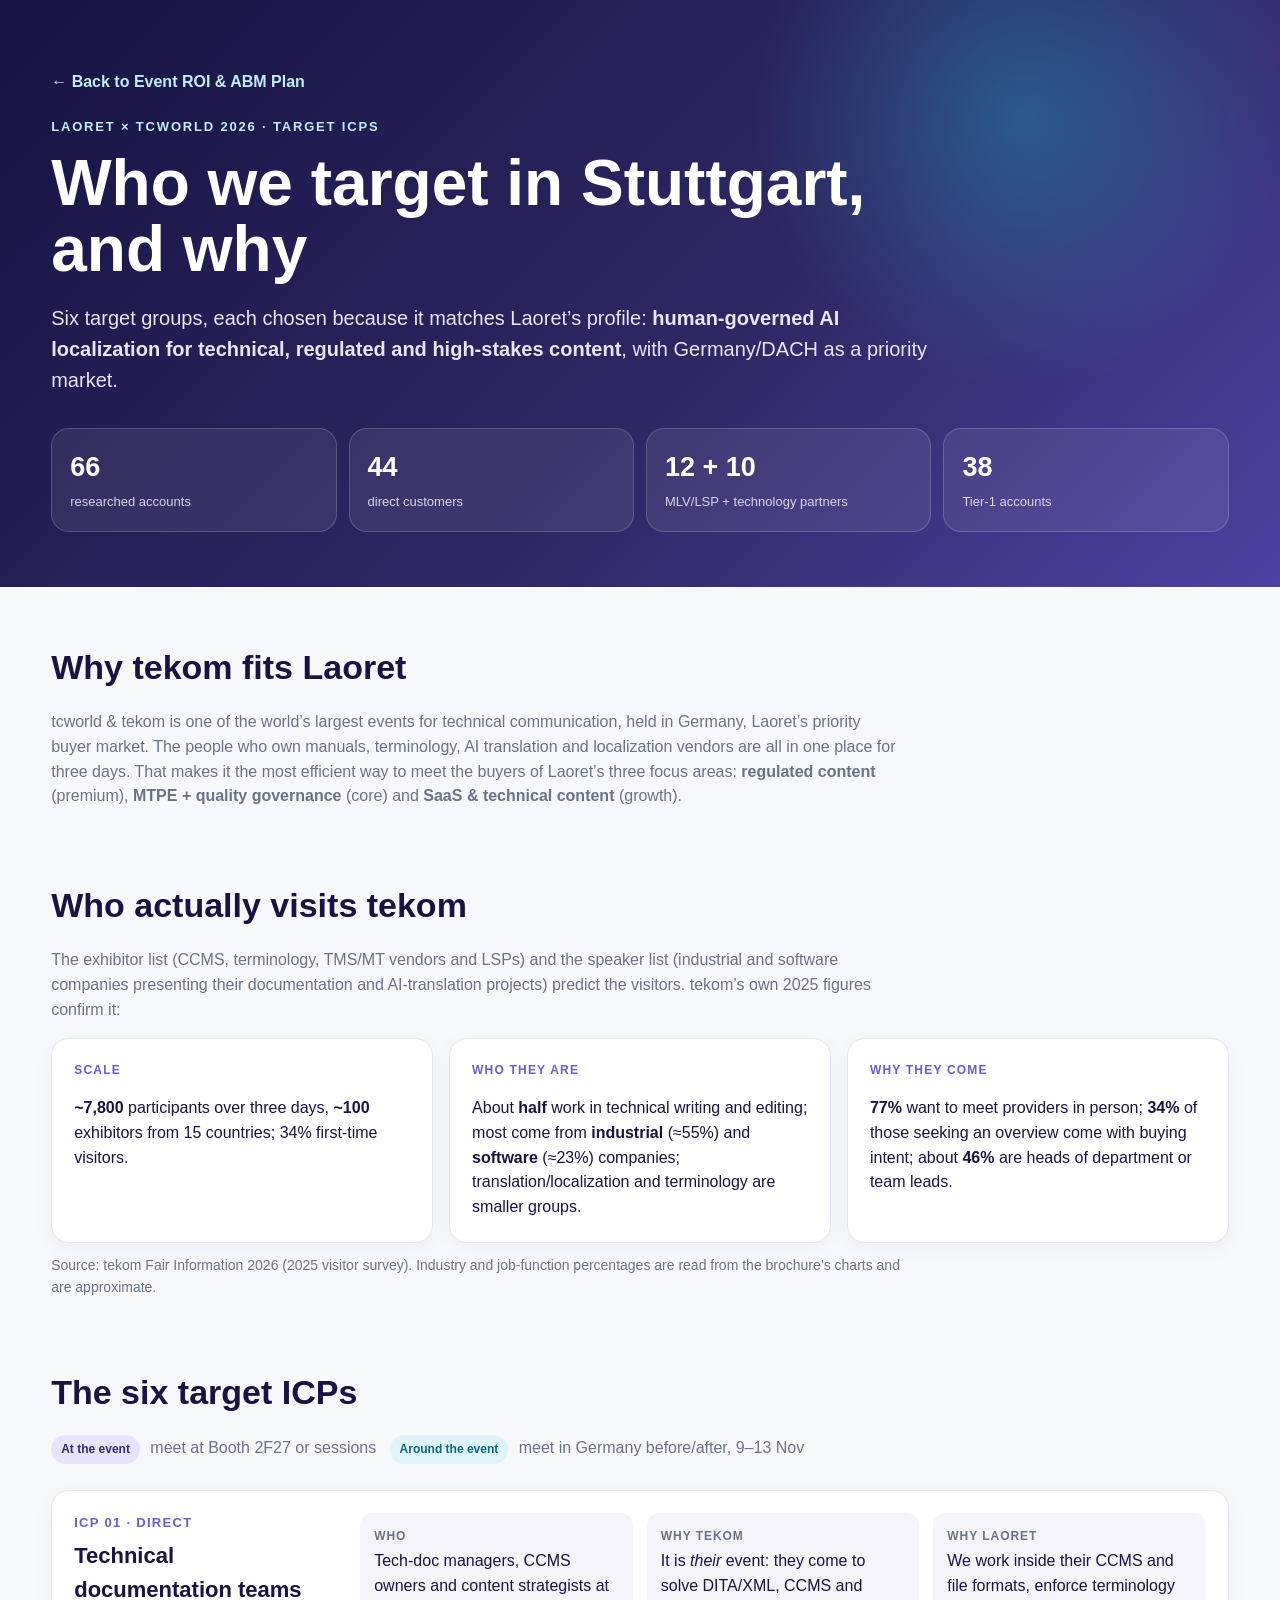
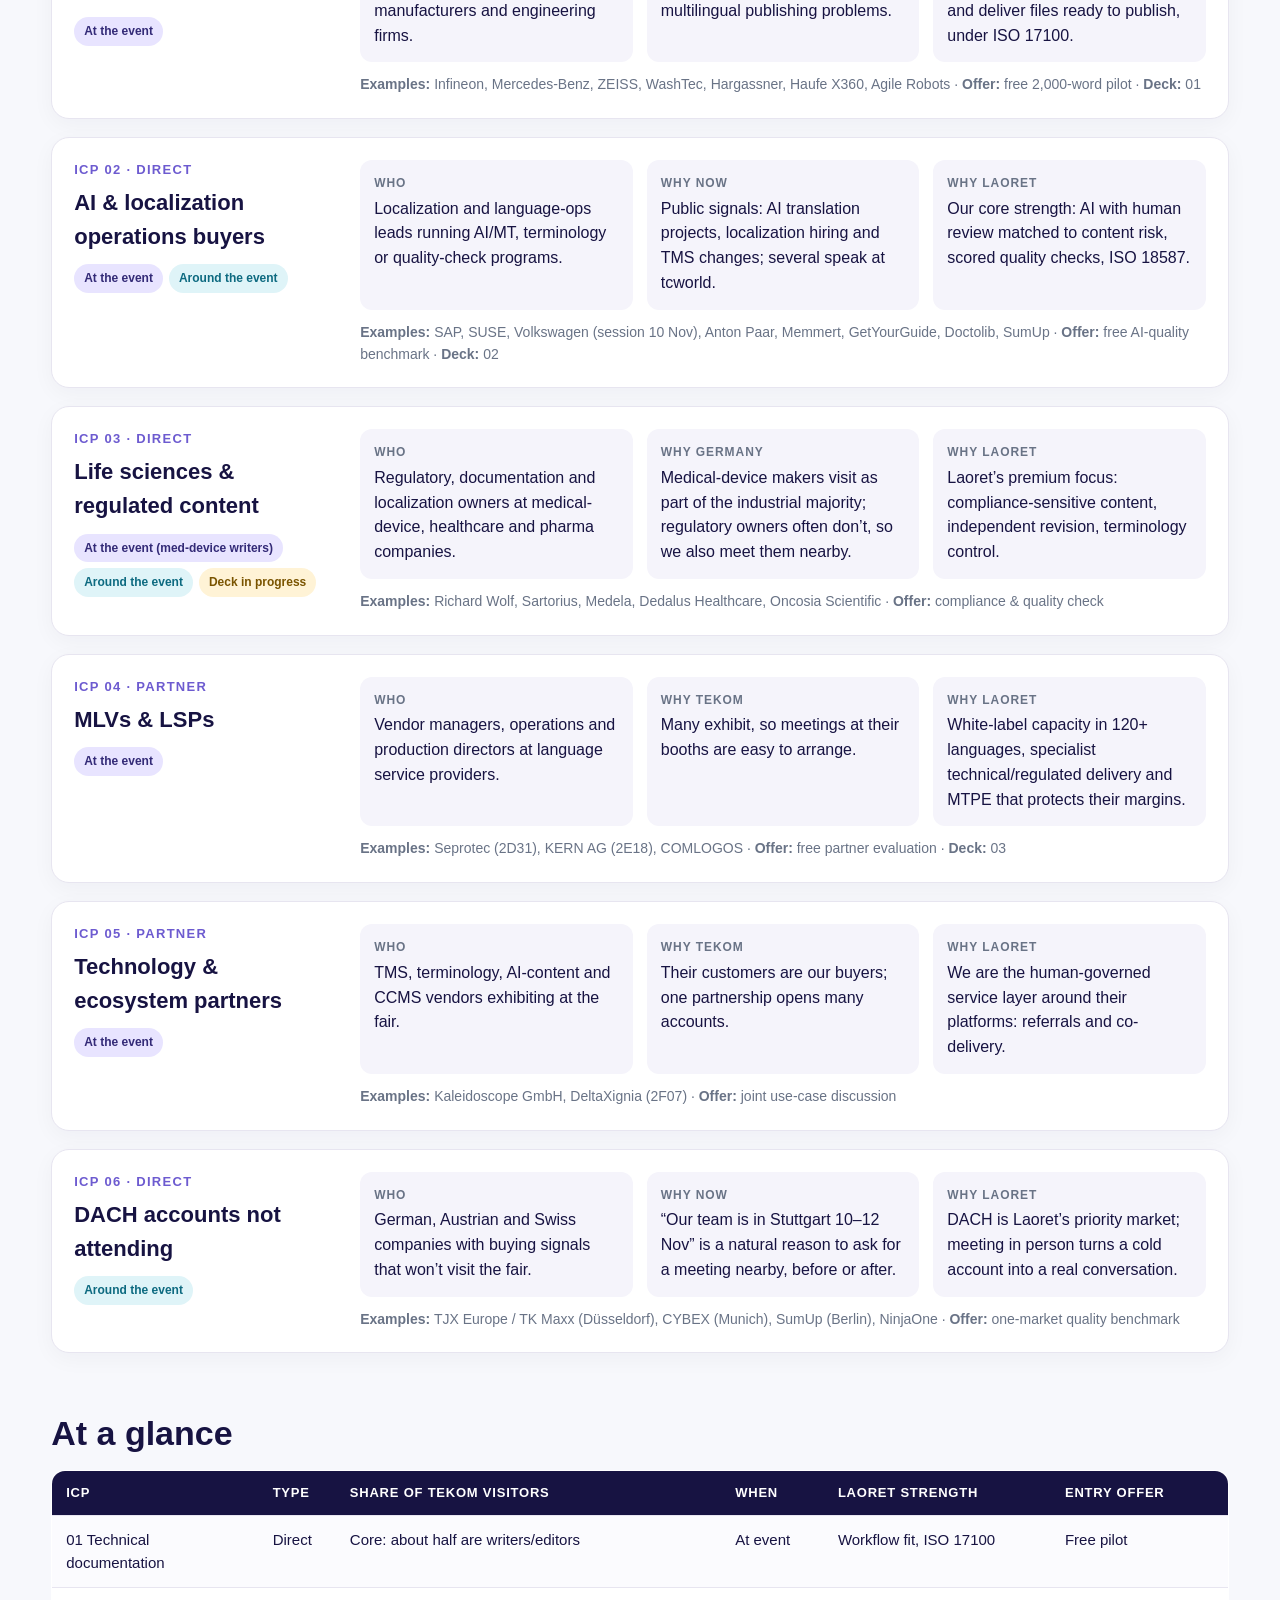
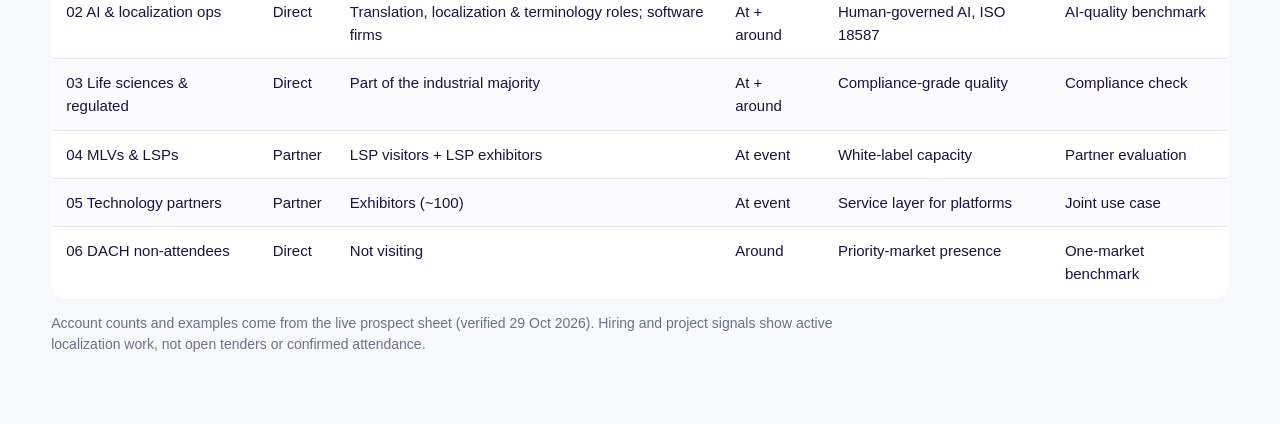
<file: icp/index.html>
<!doctype html><html lang="en"><head><meta charset="utf-8"><meta name="viewport" content="width=device-width,initial-scale=1"><title>Laoret × tcworld 2026 — Target ICPs</title><style>:root{--ink:#171342;--violet:#6d5bd0;--cyan:#24a7c7;--soft:#f5f4fb;--muted:#697386;--line:#e7e5f0;--green:#167451;--amber:#9b6b00}*{box-sizing:border-box}body{margin:0;background:#f7f8fc;color:var(--ink);font-family:Inter,Segoe UI,Arial,sans-serif;line-height:1.55}a{color:inherit}.wrap{width:min(1180px,92vw);margin:auto}.hero{padding:70px 0 55px;color:white;background:radial-gradient(circle at 80% 20%,rgba(36,167,199,.38),transparent 24%),linear-gradient(135deg,#171342,#2f2865 58%,#4e41a2)}.eyebrow{font-size:13px;text-transform:uppercase;letter-spacing:.14em;font-weight:800;color:#bfeef8}h1{font-size:clamp(38px,5vw,66px);line-height:1.03;margin:14px 0 18px;max-width:930px}.lead{font-size:20px;color:#e8e5f6;max-width:900px}.hero-grid{display:grid;grid-template-columns:repeat(4,1fr);gap:12px;margin-top:32px}.hero-card{padding:18px;border:1px solid rgba(255,255,255,.18);border-radius:18px;background:rgba(255,255,255,.08)}.hero-card b{display:block;font-size:27px}.hero-card span{font-size:13px;color:#d8d3ef}.btn{display:inline-flex;align-items:center;gap:8px;text-decoration:none;padding:13px 18px;border-radius:12px;font-weight:800}.btn.primary{background:white;color:var(--ink)}.btn.secondary{background:#e8e4ff;color:#332a77}.actionbar{margin-top:-24px;position:relative;display:flex;gap:12px;flex-wrap:wrap;background:white;border:1px solid var(--line);padding:16px;border-radius:18px;box-shadow:0 12px 35px rgba(25,20,62,.08)}section{padding:54px 0}h2{font-size:34px;margin:0 0 10px}h3{font-size:21px;margin:0 0 8px}.sub{color:var(--muted);max-width:850px}.grid2{display:grid;grid-template-columns:repeat(2,1fr);gap:18px}.grid3{display:grid;grid-template-columns:repeat(3,1fr);gap:16px}.card{background:white;border:1px solid var(--line);border-radius:18px;padding:22px;box-shadow:0 6px 22px rgba(25,20,62,.04)}.card p:last-child{margin-bottom:0}.k{font-size:12px;text-transform:uppercase;letter-spacing:.1em;color:var(--violet);font-weight:900}.big{font-size:30px;font-weight:900;margin:6px 0}.flow{display:grid;grid-template-columns:repeat(6,1fr);gap:8px;margin-top:22px}.flow div{background:white;border:1px solid var(--line);border-radius:14px;padding:14px;font-size:13px;font-weight:750;text-align:center}.callout{background:linear-gradient(135deg,#eeeaff,#e9f8fb);border:1px solid #d9d4f5;border-radius:18px;padding:23px;font-size:19px;font-weight:750}table{width:100%;border-collapse:separate;border-spacing:0;background:white;border:1px solid var(--line);border-radius:16px;overflow:hidden}th{background:var(--ink);color:white;padding:12px;text-align:left;font-size:13px}td{padding:12px;border-top:1px solid var(--line);vertical-align:top;font-size:13px}tr:nth-child(even) td{background:#fbfbfe}.tag{display:inline-block;padding:4px 9px;border-radius:99px;background:#eeeaff;color:#4d4190;font-size:11px;font-weight:800}.tag.green{background:#e5f5ed;color:#166340}.tag.amber{background:#fff3d8;color:#805800}.timeline{display:grid;grid-template-columns:repeat(5,1fr);gap:12px}.phase{background:white;border:1px solid var(--line);border-radius:16px;padding:18px}.phase b{color:var(--violet)}.metricrow{display:grid;grid-template-columns:repeat(5,1fr);gap:12px}.metric{background:white;border:1px solid var(--line);border-radius:16px;padding:17px}.metric strong{font-size:26px;display:block}ul{padding-left:20px}.small{font-size:12px;color:var(--muted)}footer{background:#171342;color:#ddd8f4;padding:38px 0}@media(max-width:900px){.hero-grid,.grid3,.flow,.timeline,.metricrow{grid-template-columns:1fr 1fr}.grid2{grid-template-columns:1fr}}@media(max-width:600px){.hero-grid,.grid3,.flow,.timeline,.metricrow{grid-template-columns:1fr}}
</style></head><body><style>
.icp{display:grid;grid-template-columns:1fr;gap:18px}
.icp .card{display:grid;grid-template-columns:260px 1fr;gap:26px;align-items:start}
.icp .side .n{font-size:13px;font-weight:900;letter-spacing:.1em;color:var(--violet);text-transform:uppercase}
.icp .side h3{font-size:22px;margin:6px 0 10px}
.tag{display:inline-block;font-size:12px;font-weight:800;padding:5px 10px;border-radius:999px;margin:0 6px 6px 0}
.t-at{background:#e8e4ff;color:#332a77}.t-around{background:#dff4f8;color:#0d6a80}.t-gap{background:#fff3d6;color:#7a5400}
.why{display:grid;grid-template-columns:repeat(3,1fr);gap:14px}
.why div{background:var(--soft);border-radius:12px;padding:14px}
.why b{display:block;font-size:12px;text-transform:uppercase;letter-spacing:.08em;color:var(--muted);margin-bottom:4px}
.ex{font-size:14px;color:var(--muted);margin-top:12px}
table.sum{width:100%;border-collapse:collapse;background:white;border:1px solid var(--line);border-radius:14px;overflow:hidden}
table.sum th,table.sum td{padding:12px 14px;border-bottom:1px solid var(--line);text-align:left;font-size:15px}
table.sum th{background:var(--ink);color:white;font-size:13px;text-transform:uppercase;letter-spacing:.06em}
.back{color:#bfeef8;text-decoration:none;font-weight:700}
@media(max-width:820px){.icp .card{grid-template-columns:1fr}.why{grid-template-columns:1fr}.hero-grid{grid-template-columns:repeat(2,1fr)}}
</style>
<header class="hero"><div class="wrap">
<a class="back" href="../">← Back to Event ROI &amp; ABM Plan</a>
<div class="eyebrow" style="margin-top:22px">Laoret × tcworld 2026 · Target ICPs</div>
<h1>Who we target in Stuttgart, and why</h1>
<p class="lead">Six target groups, each chosen because it matches Laoret’s profile: <b>human-governed AI localization for technical, regulated and high-stakes content</b>, with Germany/DACH as a priority market.</p>
<div class="hero-grid">
<div class="hero-card"><b>66</b><span>researched accounts</span></div>
<div class="hero-card"><b>44</b><span>direct customers</span></div>
<div class="hero-card"><b>12 + 10</b><span>MLV/LSP + technology partners</span></div>
<div class="hero-card"><b>38</b><span>Tier-1 accounts</span></div>
</div></div></header>

<main class="wrap">
<section>
<h2>Why tekom fits Laoret</h2>
<p class="sub">tcworld &amp; tekom is one of the world’s largest events for technical communication, held in Germany, Laoret’s priority buyer market. The people who own manuals, terminology, AI translation and localization vendors are all in one place for three days. That makes it the most efficient way to meet the buyers of Laoret’s three focus areas: <b>regulated content</b> (premium), <b>MTPE + quality governance</b> (core) and <b>SaaS &amp; technical content</b> (growth).</p>
</section>

<section style="padding-top:0">
<h2>Who actually visits tekom</h2>
<p class="sub" style="margin-bottom:16px">The exhibitor list (CCMS, terminology, TMS/MT vendors and LSPs) and the speaker list (industrial and software companies presenting their documentation and AI-translation projects) predict the visitors. tekom’s own 2025 figures confirm it:</p>
<div class="grid3">
<div class="card"><div class="k">Scale</div><p><b>~7,800</b> participants over three days, <b>~100</b> exhibitors from 15 countries; 34% first-time visitors.</p></div>
<div class="card"><div class="k">Who they are</div><p>About <b>half</b> work in technical writing and editing; most come from <b>industrial</b> (≈55%) and <b>software</b> (≈23%) companies; translation/localization and terminology are smaller groups.</p></div>
<div class="card"><div class="k">Why they come</div><p><b>77%</b> want to meet providers in person; <b>34%</b> of those seeking an overview come with buying intent; about <b>46%</b> are heads of department or team leads.</p></div>
</div>
<p class="sub" style="margin-top:12px;font-size:14px">Source: tekom Fair Information 2026 (2025 visitor survey). Industry and job-function percentages are read from the brochure’s charts and are approximate.</p>
</section>

<section style="padding-top:0">
<h2>The six target ICPs</h2>
<p class="sub" style="margin-bottom:20px"><span class="tag t-at">At the event</span> meet at Booth 2F27 or sessions &nbsp; <span class="tag t-around">Around the event</span> meet in Germany before/after, 9–13 Nov</p>
<div class="icp">

<div class="card"><div class="side"><div class="n">ICP 01 · Direct</div><h3>Technical documentation teams</h3><span class="tag t-at">At the event</span></div>
<div><div class="why">
<div><b>Who</b>Tech-doc managers, CCMS owners and content strategists at manufacturers and engineering firms.</div>
<div><b>Why tekom</b>It is <i>their</i> event: they come to solve DITA/XML, CCMS and multilingual publishing problems.</div>
<div><b>Why Laoret</b>We work inside their CCMS and file formats, enforce terminology and deliver files ready to publish, under ISO 17100.</div>
</div><p class="ex"><b>Examples:</b> Infineon, Mercedes-Benz, ZEISS, WashTec, Hargassner, Haufe X360, Agile Robots · <b>Offer:</b> free 2,000-word pilot · <b>Deck:</b> 01</p></div></div>

<div class="card"><div class="side"><div class="n">ICP 02 · Direct</div><h3>AI &amp; localization operations buyers</h3><span class="tag t-at">At the event</span><span class="tag t-around">Around the event</span></div>
<div><div class="why">
<div><b>Who</b>Localization and language-ops leads running AI/MT, terminology or quality-check programs.</div>
<div><b>Why now</b>Public signals: AI translation projects, localization hiring and TMS changes; several speak at tcworld.</div>
<div><b>Why Laoret</b>Our core strength: AI with human review matched to content risk, scored quality checks, ISO 18587.</div>
</div><p class="ex"><b>Examples:</b> SAP, SUSE, Volkswagen (session 10 Nov), Anton Paar, Memmert, GetYourGuide, Doctolib, SumUp · <b>Offer:</b> free AI-quality benchmark · <b>Deck:</b> 02</p></div></div>

<div class="card"><div class="side"><div class="n">ICP 03 · Direct</div><h3>Life sciences &amp; regulated content</h3><span class="tag t-at">At the event (med-device writers)</span><span class="tag t-around">Around the event</span><span class="tag t-gap">Deck in progress</span></div>
<div><div class="why">
<div><b>Who</b>Regulatory, documentation and localization owners at medical-device, healthcare and pharma companies.</div>
<div><b>Why Germany</b>Medical-device makers visit as part of the industrial majority; regulatory owners often don’t, so we also meet them nearby.</div>
<div><b>Why Laoret</b>Laoret’s premium focus: compliance-sensitive content, independent revision, terminology control.</div>
</div><p class="ex"><b>Examples:</b> Richard Wolf, Sartorius, Medela, Dedalus Healthcare, Oncosia Scientific · <b>Offer:</b> compliance &amp; quality check</p></div></div>

<div class="card"><div class="side"><div class="n">ICP 04 · Partner</div><h3>MLVs &amp; LSPs</h3><span class="tag t-at">At the event</span></div>
<div><div class="why">
<div><b>Who</b>Vendor managers, operations and production directors at language service providers.</div>
<div><b>Why tekom</b>Many exhibit, so meetings at their booths are easy to arrange.</div>
<div><b>Why Laoret</b>White-label capacity in 120+ languages, specialist technical/regulated delivery and MTPE that protects their margins.</div>
</div><p class="ex"><b>Examples:</b> Seprotec (2D31), KERN AG (2E18), COMLOGOS · <b>Offer:</b> free partner evaluation · <b>Deck:</b> 03</p></div></div>

<div class="card"><div class="side"><div class="n">ICP 05 · Partner</div><h3>Technology &amp; ecosystem partners</h3><span class="tag t-at">At the event</span></div>
<div><div class="why">
<div><b>Who</b>TMS, terminology, AI-content and CCMS vendors exhibiting at the fair.</div>
<div><b>Why tekom</b>Their customers are our buyers; one partnership opens many accounts.</div>
<div><b>Why Laoret</b>We are the human-governed service layer around their platforms: referrals and co-delivery.</div>
</div><p class="ex"><b>Examples:</b> Kaleidoscope GmbH, DeltaXignia (2F07) · <b>Offer:</b> joint use-case discussion</p></div></div>

<div class="card"><div class="side"><div class="n">ICP 06 · Direct</div><h3>DACH accounts not attending</h3><span class="tag t-around">Around the event</span></div>
<div><div class="why">
<div><b>Who</b>German, Austrian and Swiss companies with buying signals that won’t visit the fair.</div>
<div><b>Why now</b>“Our team is in Stuttgart 10–12 Nov” is a natural reason to ask for a meeting nearby, before or after.</div>
<div><b>Why Laoret</b>DACH is Laoret’s priority market; meeting in person turns a cold account into a real conversation.</div>
</div><p class="ex"><b>Examples:</b> TJX Europe / TK Maxx (Düsseldorf), CYBEX (Munich), SumUp (Berlin), NinjaOne · <b>Offer:</b> one-market quality benchmark</p></div></div>

</div></section>

<section style="padding-top:0">
<h2>At a glance</h2>
<table class="sum">
<tr><th>ICP</th><th>Type</th><th>Share of tekom visitors</th><th>When</th><th>Laoret strength</th><th>Entry offer</th></tr>
<tr><td>01 Technical documentation</td><td>Direct</td><td>Core: about half are writers/editors</td><td>At event</td><td>Workflow fit, ISO 17100</td><td>Free pilot</td></tr>
<tr><td>02 AI &amp; localization ops</td><td>Direct</td><td>Translation, localization &amp; terminology roles; software firms</td><td>At + around</td><td>Human-governed AI, ISO 18587</td><td>AI-quality benchmark</td></tr>
<tr><td>03 Life sciences &amp; regulated</td><td>Direct</td><td>Part of the industrial majority</td><td>At + around</td><td>Compliance-grade quality</td><td>Compliance check</td></tr>
<tr><td>04 MLVs &amp; LSPs</td><td>Partner</td><td>LSP visitors + LSP exhibitors</td><td>At event</td><td>White-label capacity</td><td>Partner evaluation</td></tr>
<tr><td>05 Technology partners</td><td>Partner</td><td>Exhibitors (~100)</td><td>At event</td><td>Service layer for platforms</td><td>Joint use case</td></tr>
<tr><td>06 DACH non-attendees</td><td>Direct</td><td>Not visiting</td><td>Around</td><td>Priority-market presence</td><td>One-market benchmark</td></tr>
</table>
<p class="sub" style="margin-top:14px;font-size:14px">Account counts and examples come from the live prospect sheet (verified 29 Oct 2026). Hiring and project signals show active localization work, not open tenders or confirmed attendance.</p>
</section>
</main>
</body></html>
</file>
